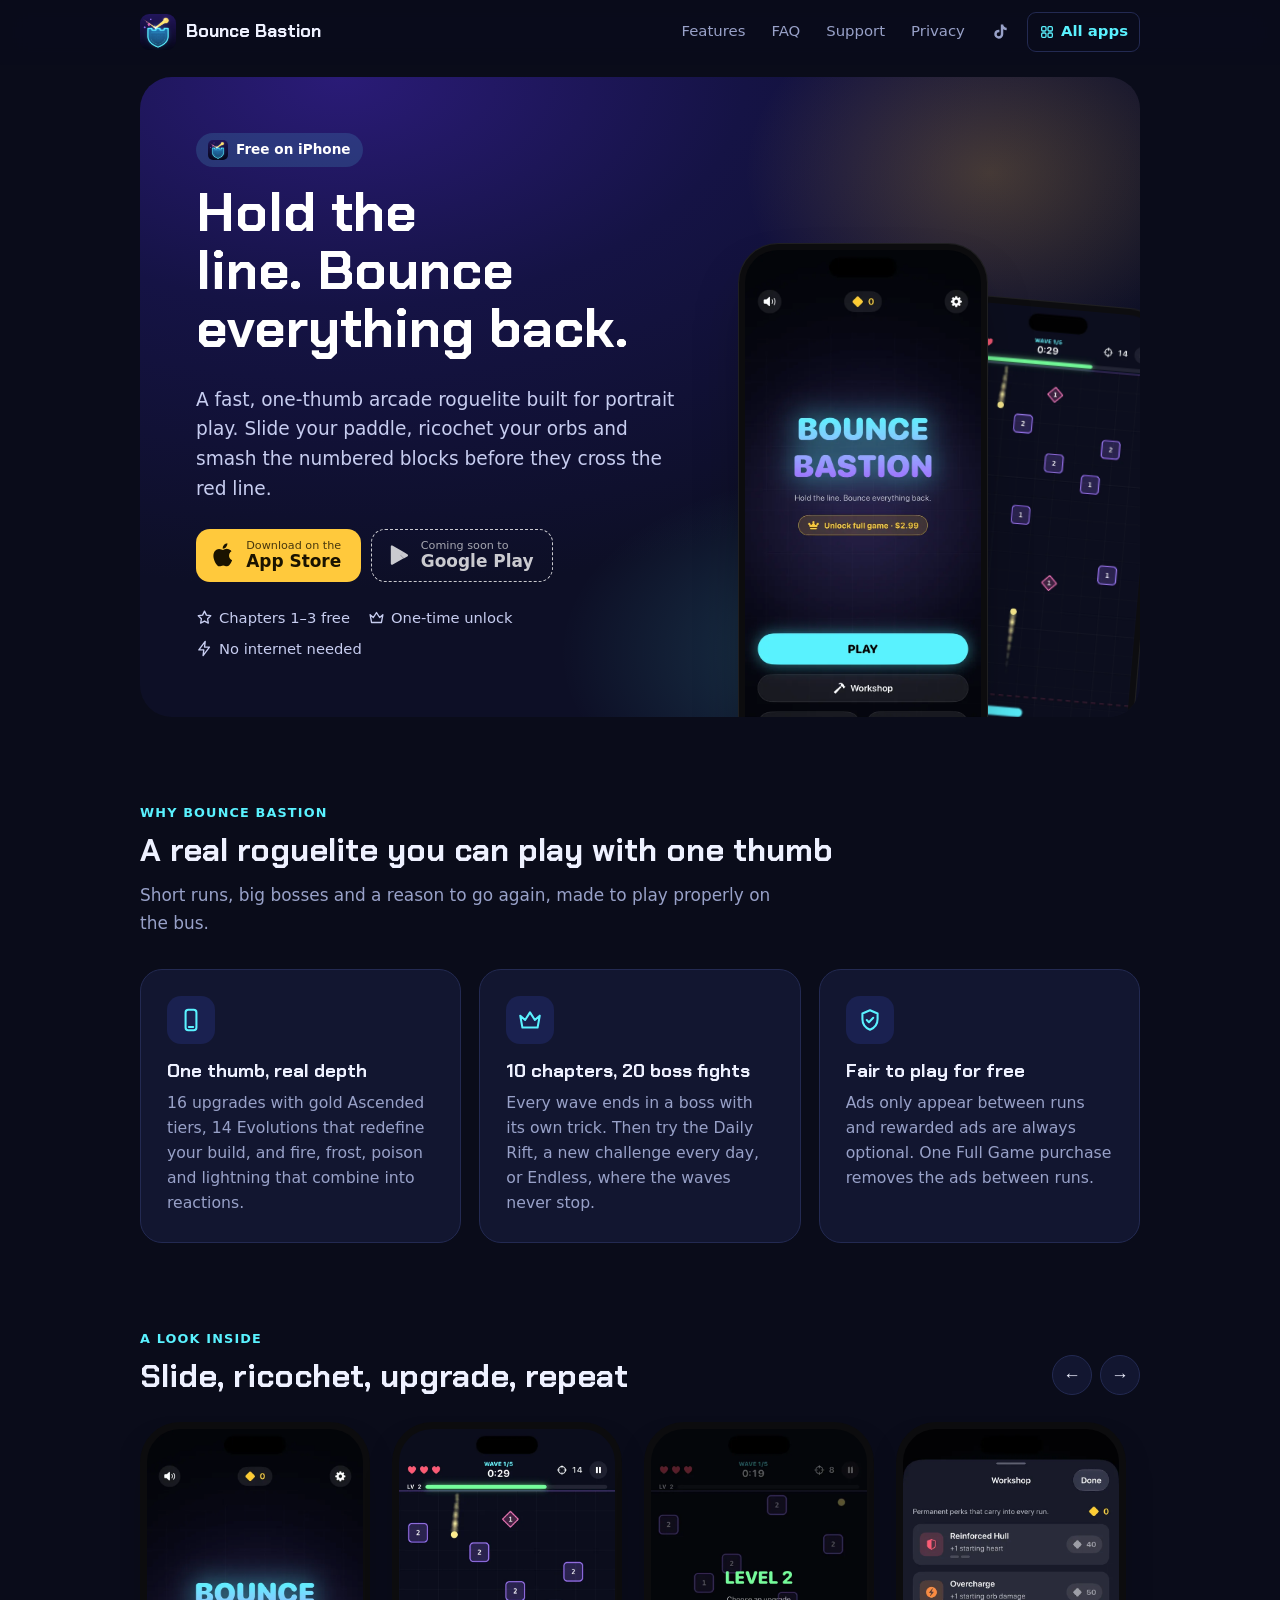
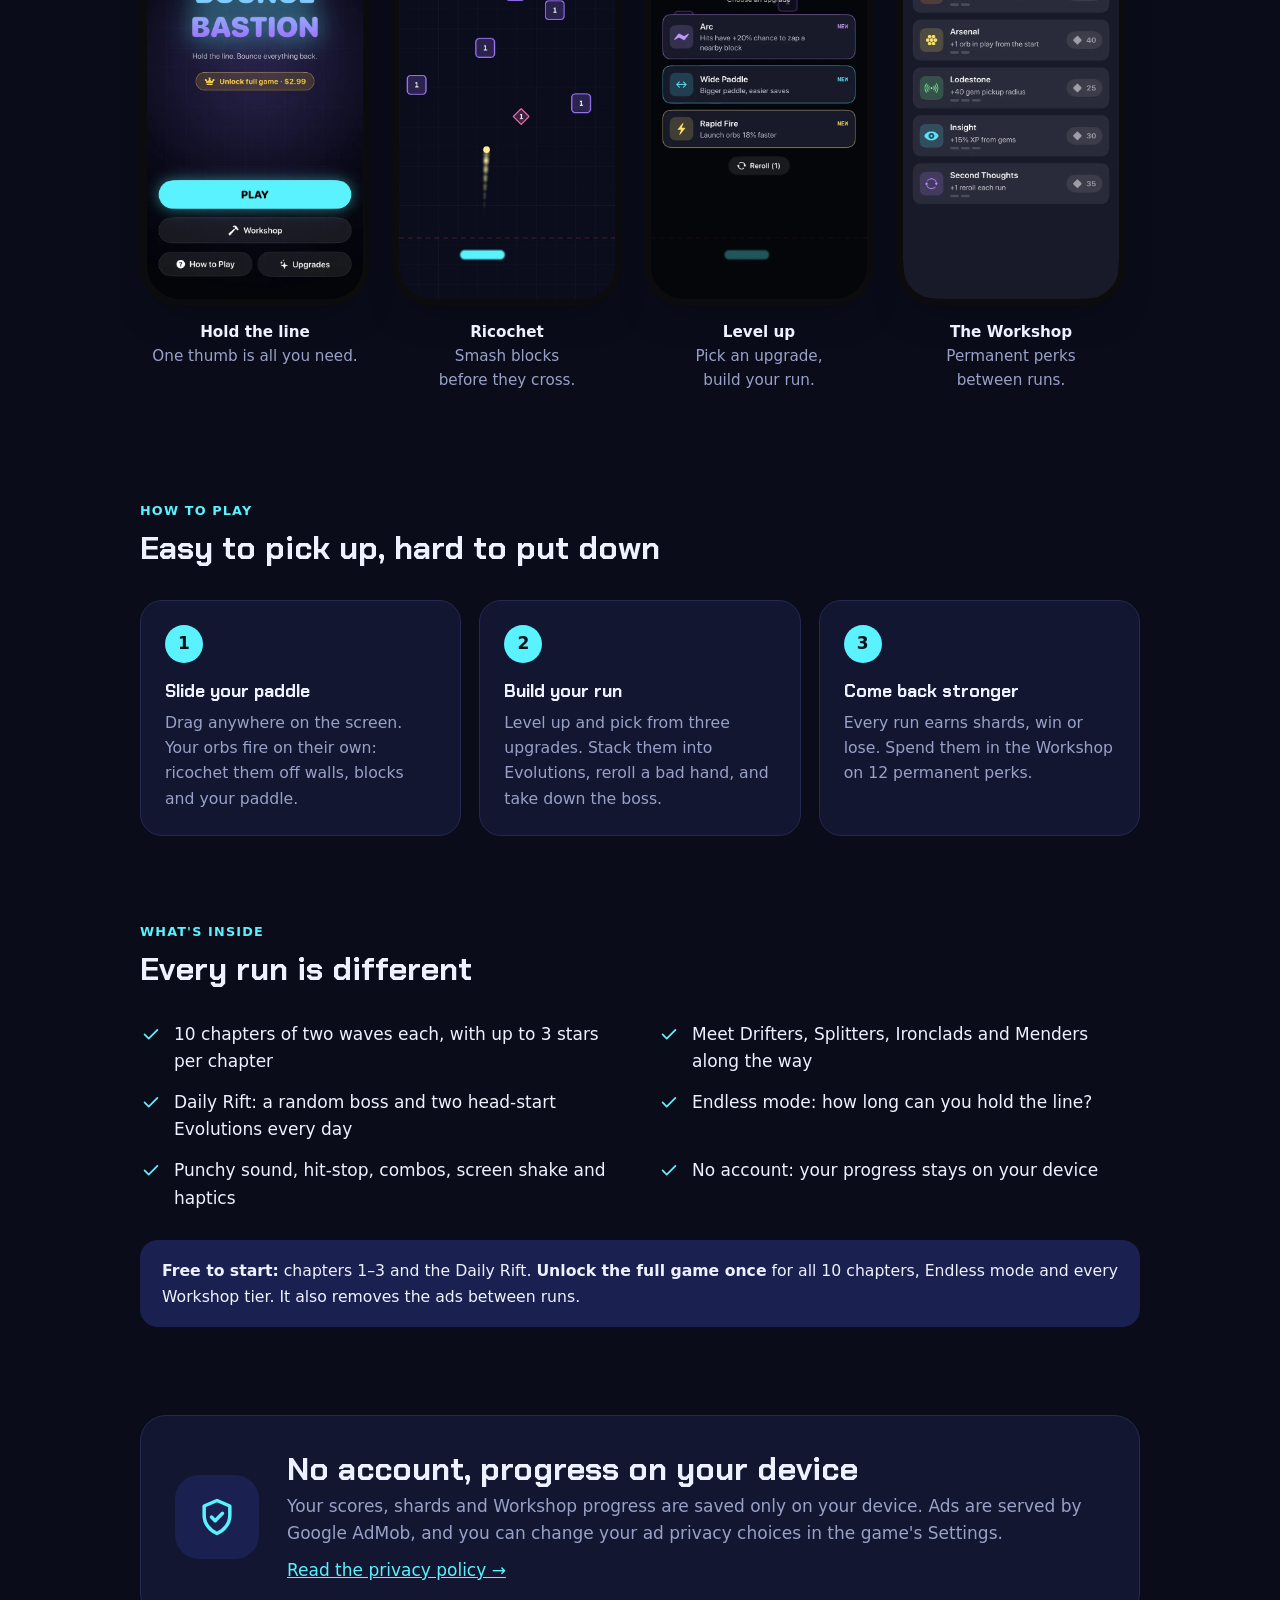
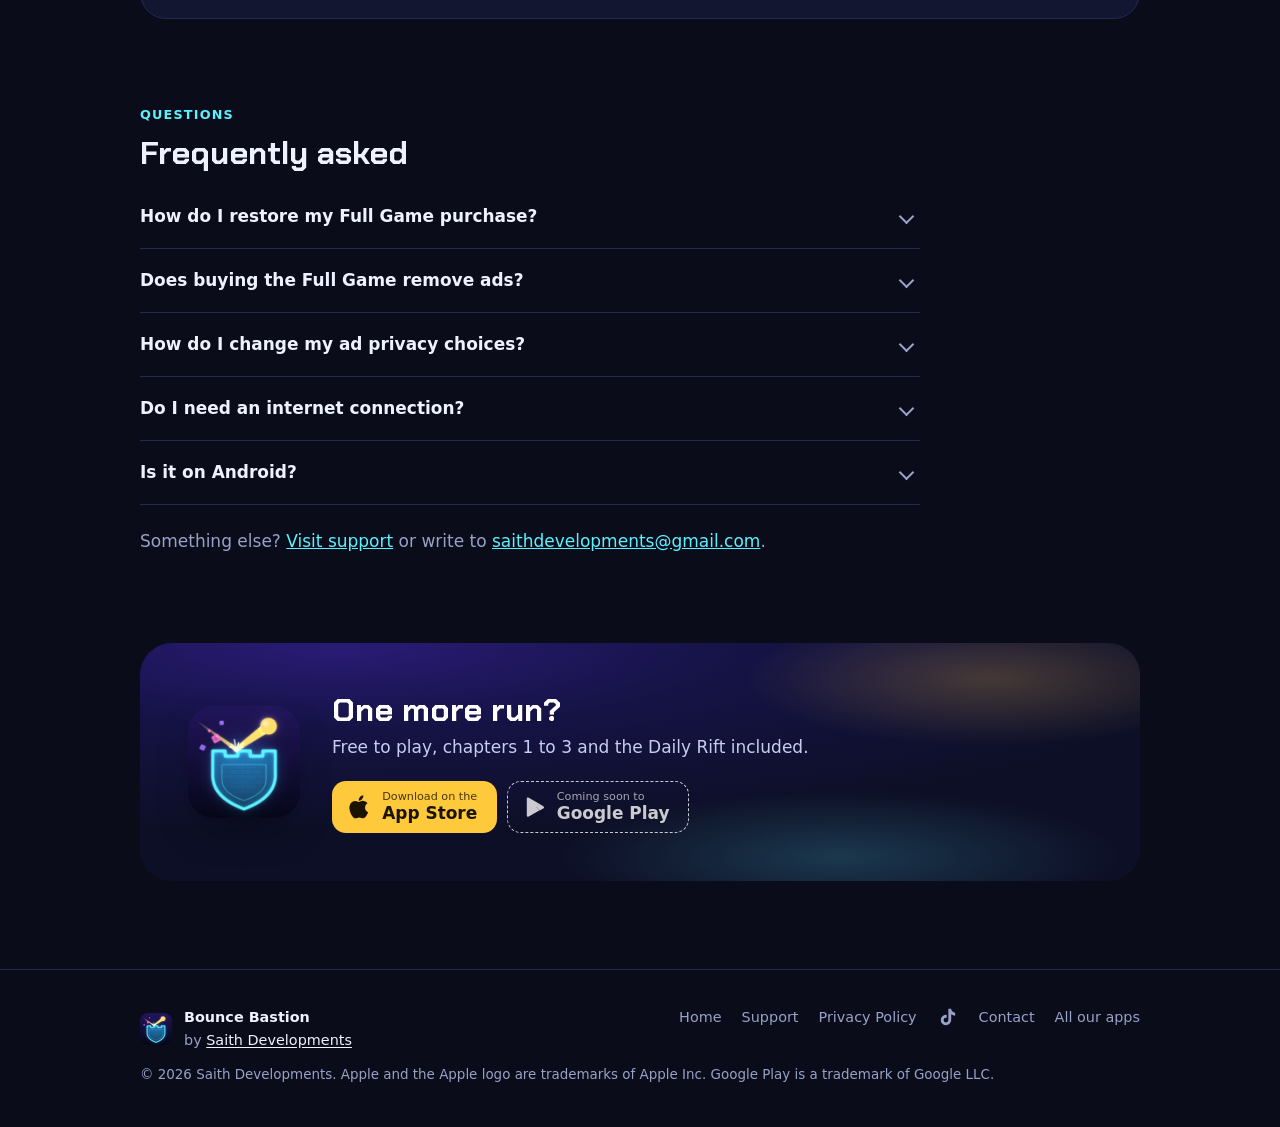
<file: index.html>
<!doctype html>
<html lang="en"><head><meta charset="utf-8"><meta name="viewport" content="width=device-width,initial-scale=1">
<title>Bounce Bastion: a one-thumb ricochet roguelite</title><meta name="description" content="Slide your paddle, ricochet your orbs and smash the blocks before they cross the line. 10 chapters, 20 boss fights, a Daily Rift and Endless. Free to start.">
<link rel="canonical" href="https://saith96.github.io/bounce-bastion/"><link rel="icon" href="assets/favicon.png"><link rel="apple-touch-icon" href="assets/apple-touch-icon.png">
<meta name="theme-color" content="#0a0c1a"><meta name="color-scheme" content="dark">
<meta property="og:title" content="Bounce Bastion: a one-thumb ricochet roguelite"><meta property="og:description" content="Slide your paddle, ricochet your orbs and smash the blocks before they cross the line. 10 chapters, 20 boss fights, a Daily Rift and Endless. Free to start."><meta property="og:image" content="https://saith96.github.io/bounce-bastion/assets/og.jpg"><meta property="og:url" content="https://saith96.github.io/bounce-bastion/"><meta property="og:type" content="website"><meta name="twitter:card" content="summary_large_image">
<meta name="apple-itunes-app" content="app-id=6831671997"><link href="assets/fonts/fonts.css" rel="stylesheet">
<style>:root{--font:-apple-system,BlinkMacSystemFont,"Segoe UI",Roboto,system-ui,sans-serif;--display:"Chakra Petch",-apple-system,BlinkMacSystemFont,"Segoe UI",Roboto,system-ui,sans-serif;--track:0;--on-brand:#06121a;--btn:#ffc93c;--btn-ink:#1a1300;--hero-chip:rgba(90,242,255,.14);--bg:#0a0c1a;--card:#121630;--ink:#eef1ff;--ink2:#d6dbf5;--muted:#98a1c8;--line:#232a52;--soft:#1a2150;--brand:#5af2ff;--link:#5af2ff;--hero:radial-gradient(90% 80% at 20% 0%,#2a1b77 0%,#151345 45%,#0d0f26 100%);--hero-ink:#ffffff;--hero-muted:#c7cdf0;--hero-glow:radial-gradient(35% 40% at 85% 15%,rgba(255,201,60,.22),transparent 70%),radial-gradient(40% 40% at 70% 90%,rgba(90,242,255,.18),transparent 70%)}
*{box-sizing:border-box}html{-webkit-text-size-adjust:100%;scroll-behavior:smooth;scroll-padding-top:84px}
body{margin:0;font:17px/1.6 var(--font);color:var(--ink);background:var(--bg);-webkit-font-smoothing:antialiased}
img{max-width:100%}
a{color:var(--link)}
:focus-visible{outline:3px solid var(--link);outline-offset:3px;border-radius:6px}
.skip{position:absolute;left:-9999px}.skip:focus{left:16px;top:12px;z-index:50;background:var(--card);padding:8px 14px;border-radius:10px}
.wrap{max-width:1040px;margin:0 auto;padding:0 20px}
h1,h2,h3{font-family:var(--display);text-wrap:balance;letter-spacing:var(--track)}
h1{font-size:clamp(2.1rem,5.2vw,3.4rem);line-height:1.06;margin:0 0 .5em}
h2{font-size:clamp(1.5rem,3vw,2rem);line-height:1.2;margin:0 0 .4em}
.kicker{display:block;font:600 .8rem/1.2 var(--font);letter-spacing:.09em;text-transform:uppercase;color:var(--link);margin-bottom:.7rem}
section.blk{margin:5.5rem 0}
.sub{color:var(--muted);max-width:38em;margin:0 0 2rem;font-size:1.06rem}

/* top bar */
header.top{position:sticky;top:0;z-index:20;background:color-mix(in srgb,var(--bg) 82%,transparent);-webkit-backdrop-filter:saturate(1.6) blur(14px);backdrop-filter:saturate(1.6) blur(14px);border-bottom:1px solid transparent;transition:border-color .2s}
header.top.scrolled{border-bottom-color:var(--line)}
header.top .wrap{display:flex;align-items:center;gap:12px;height:64px}
.brand{display:flex;align-items:center;gap:10px;font:700 1.12rem/1 var(--display);letter-spacing:var(--track);color:var(--ink);text-decoration:none;margin-right:auto}
.brand img{width:36px;height:36px;border-radius:9px}
header.top nav{display:flex;gap:4px;align-items:center}header.top nav .tsoc{display:inline-flex;gap:2px;margin-left:4px}header.top nav a.soc{display:inline-flex;padding:7px;color:var(--muted)}header.top nav a.soc:hover{color:var(--ink);background:var(--line)}header.top nav a.soc svg{width:19px;height:19px}
header.top nav a{color:var(--muted);text-decoration:none;font-size:.93rem;padding:7px 11px;border-radius:9px}
header.top nav a:hover,header.top nav a[aria-current]{color:var(--ink);background:var(--soft)}
header.top nav a.hub{display:inline-flex;align-items:center;gap:6px;color:var(--link);border:1px solid var(--line);margin-left:6px;font-weight:600}
header.top nav a.hub .ic{width:16px;height:16px}
footer.site a.maker{color:var(--ink);text-decoration:underline;text-underline-offset:2px}

/* hero */
.hero{position:relative;background:var(--hero);border-radius:32px;color:var(--hero-ink);display:grid;grid-template-columns:1.05fr .95fr;gap:24px;padding:56px 0 0 56px;overflow:hidden;margin-top:12px;isolation:isolate}
.hero:after{content:"";position:absolute;inset:0;background:var(--hero-glow,none);z-index:-1;pointer-events:none}
.hero .txt{padding-bottom:56px;align-self:center}
.hero .tag{display:inline-flex;align-items:center;gap:8px;font-size:.85rem;font-weight:600;background:var(--hero-chip);color:var(--hero-ink);padding:6px 12px;border-radius:999px;margin-bottom:1.1rem}
.hero .tag img{width:20px;height:20px;border-radius:5px}
.hero h1{color:var(--hero-ink)}
.hero p.lead{font-size:1.16rem;color:var(--hero-muted);max-width:30em;margin:0 0 1.6rem;font-weight:500}
.chips{display:flex;flex-wrap:wrap;gap:8px 18px;margin:1.5rem 0 0;padding:0;list-style:none;font-size:.92rem;color:var(--hero-muted);font-weight:500}
.chips li{display:flex;align-items:center;gap:6px}.chips .ic{width:17px;height:17px}
.phones{position:relative;height:500px;align-self:end}
.phone{position:absolute;background:#0c0c0e;padding:7px;border-radius:40px;box-shadow:0 30px 60px -20px rgba(0,0,0,.45),0 0 0 1px rgba(255,255,255,.08) inset}
.phone img{display:block;width:100%;height:auto;border-radius:33px}
.phones .p1{width:250px;left:8%;top:26px;z-index:2}
.phones .p2{width:220px;left:52%;top:84px;transform:rotate(5deg);opacity:.97}
@media(prefers-reduced-motion:no-preference){.phones .p1{animation:rise .9s cubic-bezier(.2,.8,.2,1) both}.phones .p2{animation:rise2 1.1s .1s cubic-bezier(.2,.8,.2,1) both}
@keyframes rise{from{transform:translateY(60px);opacity:0}}@keyframes rise2{from{transform:translateY(80px) rotate(5deg);opacity:0}}}

/* store buttons */
.ctas{display:flex;flex-wrap:wrap;gap:10px;align-items:center}
.store{display:inline-flex;align-items:center;gap:10px;background:var(--btn);color:var(--btn-ink);padding:.62rem 1.15rem .62rem .95rem;border-radius:14px;text-decoration:none;line-height:1.1;border:1px solid transparent;transition:transform .15s,box-shadow .15s}
.store svg{width:24px;height:24px;flex:none}
.store small{display:block;font-size:.7rem;opacity:.8;font-weight:500}.store b{font-size:1.06rem;font-weight:650}
a.store:hover{transform:translateY(-2px);box-shadow:0 10px 24px -10px rgba(0,0,0,.5)}
.store.soon{background:transparent;color:inherit;border:1.5px dashed currentColor;opacity:.78;cursor:default}
.hero .store.soon{color:var(--hero-ink)}

/* cards */
.grid{display:grid;grid-template-columns:repeat(3,1fr);gap:18px}
.card{background:var(--card);border:1px solid var(--line);border-radius:22px;padding:26px}
.card .badge{width:48px;height:48px;border-radius:14px;display:grid;place-items:center;background:var(--soft);color:var(--link);margin-bottom:16px}
.card .badge .ic{width:26px;height:26px}
.card h3{margin:0 0 .4rem;font-size:1.15rem;line-height:1.3}.card p{margin:0;color:var(--muted);font-size:.98rem}

/* gallery */
.gallery{display:flex;gap:22px;overflow-x:auto;scroll-snap-type:x mandatory;padding:6px 20px 22px;margin:0 -20px;scrollbar-width:thin;scrollbar-color:var(--line) transparent}
.gallery figure{flex:none;width:230px;margin:0;scroll-snap-align:start}
.gallery .phone{position:static;box-shadow:0 18px 40px -22px rgba(0,0,0,.5)}
.gallery figcaption{margin-top:14px;font-size:.95rem;color:var(--muted);text-align:center;text-wrap:balance}
.gallery figcaption b{display:block;color:var(--ink);font-weight:650}
.gnav{display:flex;gap:8px;justify-content:flex-end;margin-top:-3.3rem;margin-bottom:1.3rem}
.gnav button{width:40px;height:40px;border-radius:50%;border:1px solid var(--line);background:var(--card);color:var(--ink);cursor:pointer;font-size:1.1rem}
.gnav button:hover{background:var(--soft)}

/* steps */
ol.steps{list-style:none;padding:0;margin:0;counter-reset:s;display:grid;grid-template-columns:repeat(3,1fr);gap:18px}
ol.steps li{counter-increment:s;background:var(--card);border:1px solid var(--line);border-radius:22px;padding:24px;position:relative}
ol.steps li:before{content:counter(s);width:38px;height:38px;border-radius:50%;background:var(--brand);color:var(--on-brand);font-weight:700;display:grid;place-items:center;margin-bottom:14px}
ol.steps h3{font-size:1.1rem;margin:0 0 .35rem}ol.steps p{margin:0;color:var(--muted);font-size:.98rem}

/* features */
ul.feat{list-style:none;padding:0;margin:0;display:grid;grid-template-columns:1fr 1fr;gap:14px 36px}
ul.feat li{display:flex;gap:12px;align-items:flex-start}
ul.feat .ic{width:22px;height:22px;flex:none;color:var(--link);margin-top:2px}
.plus{margin-top:1.8rem;background:var(--soft);border-radius:18px;padding:18px 22px;font-size:.98rem}
.plus b{color:var(--ink)}

/* privacy band */
.band{background:var(--card);border:1px solid var(--line);border-radius:26px;padding:34px;display:flex;align-items:center;gap:28px}
.band .big{width:84px;height:84px;border-radius:24px;display:grid;place-items:center;background:var(--soft);color:var(--link);flex:none}
.band .big .ic{width:44px;height:44px}
.band h2{margin:0 0 .3rem}.band p{margin:0 0 .6rem;color:var(--muted)}

/* faq */
.faq{max-width:780px}
.faq details{border-bottom:1px solid var(--line)}
.faq summary{cursor:pointer;list-style:none;padding:18px 40px 18px 0;font-weight:600;font-size:1.06rem;position:relative}
.faq summary::-webkit-details-marker{display:none}
.faq summary:after{content:"";position:absolute;right:8px;top:26px;width:9px;height:9px;border-right:2px solid var(--muted);border-bottom:2px solid var(--muted);transform:rotate(45deg);transition:transform .2s}
.faq details[open] summary:after{transform:rotate(225deg);top:30px}
.faq details p{margin:-4px 0 18px;color:var(--muted)}

/* closing cta */
.final{background:var(--hero);color:var(--hero-ink);border-radius:32px;padding:48px;display:flex;align-items:center;gap:32px;position:relative;overflow:hidden;isolation:isolate}
.final:after{content:"";position:absolute;inset:0;background:var(--hero-glow,none);z-index:-1}
.final img.app{width:112px;height:112px;border-radius:26px;flex:none;box-shadow:0 18px 40px -16px rgba(0,0,0,.5)}
.final h2{color:var(--hero-ink);margin:0 0 .3rem}.final p{margin:0 0 1.2rem;color:var(--hero-muted);max-width:34em}

/* documents */
.doc{max-width:740px;margin:2.4rem auto 0}
.doc h1{font-size:clamp(1.9rem,4.5vw,2.6rem)}
.doc h2{font-size:1.35rem;margin:2.2rem 0 .6rem}.doc h3{font-size:1.1rem;margin:1.6rem 0 .4rem}
.doc p,.doc li{color:var(--ink2)}.doc li{margin-bottom:.35rem}
.doc section{margin:0}
.doc .card{margin:1.2rem 0}
.doc table{border-collapse:collapse;width:100%;margin:1rem 0;font-size:.95rem}.doc td,.doc th{border:1px solid var(--line);padding:8px 10px;text-align:left;vertical-align:top}
.contact{display:flex;gap:16px;align-items:center;background:var(--card);border:1px solid var(--line);border-radius:20px;padding:20px 22px;margin:1.4rem 0 2rem}
.contact .ic{width:30px;height:30px;color:var(--link);flex:none}.contact p{margin:0}

/* footer */
footer.site{margin:5rem 0 0;padding:2.2rem 0 2.6rem;border-top:1px solid var(--line);font-size:.9rem;color:var(--muted)}
footer.site .wrap{display:flex;flex-wrap:wrap;gap:12px 28px;align-items:flex-start}
footer.site .fb{margin-right:auto;display:flex;gap:12px;align-items:center}
footer.site .fb img{width:32px;height:32px;border-radius:8px}
footer.site .fb b{color:var(--ink);display:block}
footer.site nav{display:flex;flex-wrap:wrap;gap:6px 20px}
footer.site a{color:var(--muted);text-decoration:none}footer.site a:hover{color:var(--ink);text-decoration:underline}
footer.site .social{display:inline-flex;gap:14px;align-items:center}footer.site .social a{display:inline-flex}footer.site .social a:hover{color:var(--ink);text-decoration:none}
footer.site .legal{flex-basis:100%;margin:0;font-size:.84rem}

@media(max-width:900px){
 .hero{grid-template-columns:1fr;padding:40px 28px 0}
 .hero .txt{padding-bottom:0}
 .phones{height:400px;max-width:460px;width:100%;margin:0 auto}
 .phones .p1{width:210px;left:6%}.phones .p2{width:186px;left:50%}
 .grid,ol.steps{grid-template-columns:1fr}
 ul.feat{grid-template-columns:1fr}
}
@media(max-width:620px){
 .wrap{padding:0 16px}
 header.top nav a.opt{display:none}
 header.top nav a.hub{margin-left:2px;padding:7px 10px}
 .hero{border-radius:26px;padding:32px 22px 0;margin-top:6px}
 .phones{height:350px}.phones .p1{width:186px;left:2%}.phones .p2{width:164px;left:48%;top:70px}
 section.blk{margin:4rem 0}
 .band,.final{flex-direction:column;align-items:flex-start;padding:28px 24px}
 .gallery{padding:6px 16px 22px;margin:0 -16px}.gallery figure{width:200px}
 .gnav{display:none}
 .final img.app{width:84px;height:84px;border-radius:20px}
}
@media(max-width:400px){header.top nav a.opt2{display:none}}
@media(prefers-reduced-motion:reduce){html{scroll-behavior:auto}*{transition:none!important}}
</style><script type="application/ld+json">{"@context": "https://schema.org", "@type": "VideoGame", "name": "Bounce Bastion", "operatingSystem": "iOS, Android", "applicationCategory": "GameApplication", "description": "Slide your paddle, ricochet your orbs and smash the blocks before they cross the line. 10 chapters, 20 boss fights, a Daily Rift and Endless. Free to start.", "url": "https://saith96.github.io/bounce-bastion/", "image": "https://saith96.github.io/bounce-bastion/assets/icon.png", "author": {"@type": "Organization", "name": "Saith Developments", "url": "https://saith96.github.io/apps/"}, "offers": {"@type": "Offer", "price": "0", "priceCurrency": "USD"}, "gamePlatform": ["iOS", "Android"], "installUrl": "https://apps.apple.com/app/id6831671997", "sameAs": ["https://www.tiktok.com/@bouncebastion"]}</script><script type="application/ld+json">{"@context": "https://schema.org", "@type": "FAQPage", "mainEntity": [{"@type": "Question", "name": "How do I restore my Full Game purchase?", "acceptedAnswer": {"@type": "Answer", "text": "Open Settings in the game and tap “Restore purchase”, or use the button on the unlock screen."}}, {"@type": "Question", "name": "Does buying the Full Game remove ads?", "acceptedAnswer": {"@type": "Answer", "text": "Yes, it removes all interstitial ads. Rewarded ads stay available but are always optional."}}, {"@type": "Question", "name": "How do I change my ad privacy choices?", "acceptedAnswer": {"@type": "Answer", "text": "In the game, open Settings → Ad privacy choices. On iPhone, tracking permission can also be changed in iOS Settings → Privacy & Security → Tracking. On Android, manage your advertising ID in Settings → Privacy → Ads."}}, {"@type": "Question", "name": "Do I need an internet connection?", "acceptedAnswer": {"@type": "Answer", "text": "No, you can play offline."}}, {"@type": "Question", "name": "Is it on Android?", "acceptedAnswer": {"@type": "Answer", "text": "Bounce Bastion for Android is coming to Google Play."}}]}</script>
</head><body><a class="skip" href="#main">Skip to content</a>
<header class="top"><div class="wrap"><a class="brand" href="index.html"><img src="assets/icon.png" alt="" width="36" height="36">Bounce Bastion</a><nav aria-label="Site"><a href="index.html#features" class="opt">Features</a><a href="index.html#faq" class="opt">FAQ</a><a href="support.html" class="">Support</a><a href="privacy.html" class="opt2">Privacy</a><span class="tsoc"><a href="https://www.tiktok.com/@bouncebastion" class="soc" rel="me noopener" target="_blank" aria-label="Bounce Bastion on TikTok" title="Bounce Bastion on TikTok"><svg viewBox="0 0 24 24" width="22" height="22" fill="currentColor" aria-hidden="true"><path d="M16.6 5.8A4.3 4.3 0 0 1 15.5 3h-3.1v12.4a2.6 2.6 0 1 1-2.6-2.6c.3 0 .5 0 .8.1V9.7a5.7 5.7 0 1 0 4.9 5.7V9.1a7.4 7.4 0 0 0 4.3 1.4V7.4a4.3 4.3 0 0 1-3.2-1.6Z"/></svg></a></span><a href="https://saith96.github.io/apps/" class="hub" title="All apps by Saith Developments"><svg class="ic" viewBox="0 0 24 24" fill="none" stroke="currentColor" stroke-width="1.9" stroke-linecap="round" stroke-linejoin="round" aria-hidden="true"><rect x="4" y="4" width="6.5" height="6.5" rx="1.6"/><rect x="13.5" y="4" width="6.5" height="6.5" rx="1.6"/><rect x="4" y="13.5" width="6.5" height="6.5" rx="1.6"/><rect x="13.5" y="13.5" width="6.5" height="6.5" rx="1.6"/></svg><span>All apps</span></a></nav></div></header>
<main id="main"><div class="wrap">
<section class="hero">
<div class="txt"><span class="tag"><img src="assets/icon.png" alt="" width="20" height="20">Free on iPhone</span>
<h1>Hold the line. Bounce everything back.</h1><p class="lead">A fast, one-thumb arcade roguelite built for portrait play. Slide your paddle, ricochet your orbs and smash the numbered blocks before they cross the red line.</p>
<div class="ctas"><a class="store" href="https://apps.apple.com/app/id6831671997?ct=site-hero&mt=8"><svg viewBox="0 0 24 24" aria-hidden="true"><path fill="currentColor" d="M17.05 12.54c-.03-2.9 2.37-4.3 2.48-4.37-1.35-1.98-3.46-2.25-4.2-2.28-1.79-.18-3.5 1.05-4.4 1.05-.92 0-2.31-1.03-3.8-1-1.95.03-3.76 1.14-4.76 2.88-2.04 3.53-.52 8.74 1.45 11.6.97 1.4 2.12 2.97 3.62 2.91 1.46-.06 2.01-.94 3.77-.94 1.75 0 2.25.94 3.79.91 1.57-.03 2.56-1.42 3.52-2.83 1.11-1.62 1.57-3.2 1.59-3.28-.03-.01-3.04-1.17-3.06-4.65zM14.16 4.02c.8-.97 1.34-2.31 1.19-3.65-1.15.05-2.55.77-3.38 1.73-.74.85-1.39 2.23-1.21 3.54 1.28.1 2.6-.65 3.4-1.62z"/></svg><span><small>Download on the</small><b>App Store</b></span></a><span class="store soon"><svg viewBox="0 0 24 24" aria-hidden="true"><path fill="currentColor" d="M4.2 2.6c-.3.3-.4.7-.4 1.2v16.4c0 .5.1.9.4 1.2l.1.1 9.2-9.2v-.2L4.3 2.5zM16.6 15.4l-3.1-3.1v-.2l3.1-3.1.1.1 3.6 2.1c1 .6 1 1.6 0 2.2l-3.6 2zM16.7 15.3 13.5 12.1l-9.3 9.3c.3.4.9.4 1.6.1l10.9-6.2M16.7 8.9 5.8 2.7c-.7-.4-1.3-.3-1.6.1l9.3 9.3z"/></svg><span><small>Coming soon to</small><b>Google Play</b></span></span></div>
<ul class="chips"><li><svg class="ic" viewBox="0 0 24 24" fill="none" stroke="currentColor" stroke-width="1.9" stroke-linecap="round" stroke-linejoin="round" aria-hidden="true"><path d="m12 3 2.7 5.6 6.1.9-4.4 4.3 1 6.1L12 17l-5.4 2.9 1-6.1L3.2 9.5l6.1-.9z"/></svg>Chapters 1–3 free</li><li><svg class="ic" viewBox="0 0 24 24" fill="none" stroke="currentColor" stroke-width="1.9" stroke-linecap="round" stroke-linejoin="round" aria-hidden="true"><path d="m3 8 4.5 4L12 5l4.5 7L21 8l-2 11H5z"/></svg>One-time unlock</li><li><svg class="ic" viewBox="0 0 24 24" fill="none" stroke="currentColor" stroke-width="1.9" stroke-linecap="round" stroke-linejoin="round" aria-hidden="true"><path d="M13 2 4 14h7l-1 8 9-12h-7z"/></svg>No internet needed</li></ul></div>
<div class="phones" aria-hidden="false"><div class="phone p1"><img src="assets/menu.webp" alt="Bounce Bastion title screen" width="640" height="1391" decoding="async"></div><div class="phone p2"><img src="assets/play.webp" alt="Gameplay with orbs and numbered blocks" width="640" height="1391" decoding="async"></div></div>
</section>

<section class="blk" id="why"><span class="kicker">Why Bounce Bastion</span><h2>A real roguelite you can play with one thumb</h2><p class="sub">Short runs, big bosses and a reason to go again, made to play properly on the bus.</p><div class="grid"><div class="card"><div class="badge"><svg class="ic" viewBox="0 0 24 24" fill="none" stroke="currentColor" stroke-width="1.9" stroke-linecap="round" stroke-linejoin="round" aria-hidden="true"><rect x="7" y="2.5" width="10" height="19" rx="2.5"/><path d="M10 18.5h4"/></svg></div><h3>One thumb, real depth</h3><p>16 upgrades with gold Ascended tiers, 14 Evolutions that redefine your build, and fire, frost, poison and lightning that combine into reactions.</p></div><div class="card"><div class="badge"><svg class="ic" viewBox="0 0 24 24" fill="none" stroke="currentColor" stroke-width="1.9" stroke-linecap="round" stroke-linejoin="round" aria-hidden="true"><path d="m3 8 4.5 4L12 5l4.5 7L21 8l-2 11H5z"/></svg></div><h3>10 chapters, 20 boss fights</h3><p>Every wave ends in a boss with its own trick. Then try the Daily Rift, a new challenge every day, or Endless, where the waves never stop.</p></div><div class="card"><div class="badge"><svg class="ic" viewBox="0 0 24 24" fill="none" stroke="currentColor" stroke-width="1.9" stroke-linecap="round" stroke-linejoin="round" aria-hidden="true"><path d="M12 3 5 6v5c0 4.5 3 8.3 7 10 4-1.7 7-5.5 7-10V6z"/><path d="m9 12 2 2 4-4"/></svg></div><h3>Fair to play for free</h3><p>Ads only appear between runs and rewarded ads are always optional. One Full Game purchase removes the ads between runs.</p></div></div></section>

<section class="blk" id="screens"><span class="kicker">A look inside</span><h2>Slide, ricochet, upgrade, repeat</h2>
<div class="gnav"><button type="button" data-d="0" aria-label="Previous screens">&larr;</button><button type="button" data-d="1" aria-label="Next screens">&rarr;</button></div>
<div class="gallery" tabindex="0" aria-label="Screens"><figure><div class="phone "><img src="assets/menu.webp" alt="Bounce Bastion title screen" width="640" height="1391" loading="lazy" decoding="async"></div><figcaption><b>Hold the line</b>One thumb is all you need.</figcaption></figure><figure><div class="phone "><img src="assets/play.webp" alt="Gameplay with orbs and numbered blocks" width="640" height="1391" loading="lazy" decoding="async"></div><figcaption><b>Ricochet</b>Smash blocks before they cross.</figcaption></figure><figure><div class="phone "><img src="assets/upgrades.webp" alt="Choosing an upgrade at level 2" width="640" height="1391" loading="lazy" decoding="async"></div><figcaption><b>Level up</b>Pick an upgrade, build your run.</figcaption></figure><figure><div class="phone "><img src="assets/workshop.webp" alt="Workshop with permanent perks" width="640" height="1391" loading="lazy" decoding="async"></div><figcaption><b>The Workshop</b>Permanent perks between runs.</figcaption></figure></div></section>

<section class="blk" id="how"><span class="kicker">How to play</span><h2>Easy to pick up, hard to put down</h2><p class="sub"></p><ol class="steps"><li><h3>Slide your paddle</h3><p>Drag anywhere on the screen. Your orbs fire on their own: ricochet them off walls, blocks and your paddle.</p></li><li><h3>Build your run</h3><p>Level up and pick from three upgrades. Stack them into Evolutions, reroll a bad hand, and take down the boss.</p></li><li><h3>Come back stronger</h3><p>Every run earns shards, win or lose. Spend them in the Workshop on 12 permanent perks.</p></li></ol></section>

<section class="blk" id="features"><span class="kicker">What's inside</span><h2>Every run is different</h2><p class="sub"></p><ul class="feat"><li><svg class="ic" viewBox="0 0 24 24" fill="none" stroke="currentColor" stroke-width="1.9" stroke-linecap="round" stroke-linejoin="round" aria-hidden="true"><path d="m5 12.5 4.5 4.5L19 7.5"/></svg><span>10 chapters of two waves each, with up to 3 stars per chapter</span></li><li><svg class="ic" viewBox="0 0 24 24" fill="none" stroke="currentColor" stroke-width="1.9" stroke-linecap="round" stroke-linejoin="round" aria-hidden="true"><path d="m5 12.5 4.5 4.5L19 7.5"/></svg><span>Meet Drifters, Splitters, Ironclads and Menders along the way</span></li><li><svg class="ic" viewBox="0 0 24 24" fill="none" stroke="currentColor" stroke-width="1.9" stroke-linecap="round" stroke-linejoin="round" aria-hidden="true"><path d="m5 12.5 4.5 4.5L19 7.5"/></svg><span>Daily Rift: a random boss and two head-start Evolutions every day</span></li><li><svg class="ic" viewBox="0 0 24 24" fill="none" stroke="currentColor" stroke-width="1.9" stroke-linecap="round" stroke-linejoin="round" aria-hidden="true"><path d="m5 12.5 4.5 4.5L19 7.5"/></svg><span>Endless mode: how long can you hold the line?</span></li><li><svg class="ic" viewBox="0 0 24 24" fill="none" stroke="currentColor" stroke-width="1.9" stroke-linecap="round" stroke-linejoin="round" aria-hidden="true"><path d="m5 12.5 4.5 4.5L19 7.5"/></svg><span>Punchy sound, hit-stop, combos, screen shake and haptics</span></li><li><svg class="ic" viewBox="0 0 24 24" fill="none" stroke="currentColor" stroke-width="1.9" stroke-linecap="round" stroke-linejoin="round" aria-hidden="true"><path d="m5 12.5 4.5 4.5L19 7.5"/></svg><span>No account: your progress stays on your device</span></li></ul><p class="plus"><b>Free to start:</b> chapters 1–3 and the Daily Rift. <b>Unlock the full game once</b> for all 10 chapters, Endless mode and every Workshop tier. It also removes the ads between runs.</p></section>

<section class="blk"><div class="band"><div class="big"><svg class="ic" viewBox="0 0 24 24" fill="none" stroke="currentColor" stroke-width="1.9" stroke-linecap="round" stroke-linejoin="round" aria-hidden="true"><path d="M12 3 5 6v5c0 4.5 3 8.3 7 10 4-1.7 7-5.5 7-10V6z"/><path d="m9 12 2 2 4-4"/></svg></div><div><h2>No account, progress on your device</h2><p>Your scores, shards and Workshop progress are saved only on your device. Ads are served by Google AdMob, and you can change your ad privacy choices in the game's Settings.</p><a href="privacy.html">Read the privacy policy &rarr;</a></div></div></section>

<section class="blk faq" id="faq"><span class="kicker">Questions</span><h2>Frequently asked</h2><details><summary>How do I restore my Full Game purchase?</summary><p>Open Settings in the game and tap &ldquo;Restore purchase&rdquo;, or use the button on the unlock screen.</p></details><details><summary>Does buying the Full Game remove ads?</summary><p>Yes, it removes all interstitial ads. Rewarded ads stay available but are always optional.</p></details><details><summary>How do I change my ad privacy choices?</summary><p>In the game, open Settings &rarr; Ad privacy choices. On iPhone, tracking permission can also be changed in iOS Settings &rarr; Privacy &amp; Security &rarr; Tracking. On Android, manage your advertising ID in Settings &rarr; Privacy &rarr; Ads.</p></details><details><summary>Do I need an internet connection?</summary><p>No, you can play offline.</p></details><details><summary>Is it on Android?</summary><p>Bounce Bastion for Android is coming to Google Play.</p></details>
<p style="margin-top:1.4rem;color:var(--muted)">Something else? <a href="support.html">Visit support</a> or write to <a href="mailto:saithdevelopments@gmail.com?subject=Bounce Bastion">saithdevelopments@gmail.com</a>.</p></section>

<section class="blk"><div class="final"><img class="app" src="assets/icon.png" alt="Bounce Bastion app icon" width="112" height="112" loading="lazy"><div><h2>One more run?</h2><p>Free to play, chapters 1 to 3 and the Daily Rift included.</p><div class="ctas"><a class="store" href="https://apps.apple.com/app/id6831671997?ct=site-foot&mt=8"><svg viewBox="0 0 24 24" aria-hidden="true"><path fill="currentColor" d="M17.05 12.54c-.03-2.9 2.37-4.3 2.48-4.37-1.35-1.98-3.46-2.25-4.2-2.28-1.79-.18-3.5 1.05-4.4 1.05-.92 0-2.31-1.03-3.8-1-1.95.03-3.76 1.14-4.76 2.88-2.04 3.53-.52 8.74 1.45 11.6.97 1.4 2.12 2.97 3.62 2.91 1.46-.06 2.01-.94 3.77-.94 1.75 0 2.25.94 3.79.91 1.57-.03 2.56-1.42 3.52-2.83 1.11-1.62 1.57-3.2 1.59-3.28-.03-.01-3.04-1.17-3.06-4.65zM14.16 4.02c.8-.97 1.34-2.31 1.19-3.65-1.15.05-2.55.77-3.38 1.73-.74.85-1.39 2.23-1.21 3.54 1.28.1 2.6-.65 3.4-1.62z"/></svg><span><small>Download on the</small><b>App Store</b></span></a><span class="store soon"><svg viewBox="0 0 24 24" aria-hidden="true"><path fill="currentColor" d="M4.2 2.6c-.3.3-.4.7-.4 1.2v16.4c0 .5.1.9.4 1.2l.1.1 9.2-9.2v-.2L4.3 2.5zM16.6 15.4l-3.1-3.1v-.2l3.1-3.1.1.1 3.6 2.1c1 .6 1 1.6 0 2.2l-3.6 2zM16.7 15.3 13.5 12.1l-9.3 9.3c.3.4.9.4 1.6.1l10.9-6.2M16.7 8.9 5.8 2.7c-.7-.4-1.3-.3-1.6.1l9.3 9.3z"/></svg><span><small>Coming soon to</small><b>Google Play</b></span></span></div></div></div></section>
</div></main>
<footer class="site"><div class="wrap">
<div class="fb"><img src="assets/icon.png" alt="" width="32" height="32" loading="lazy"><span><b>Bounce Bastion</b>by <a href="https://saith96.github.io/apps/" class="maker">Saith Developments</a></span></div>
<nav aria-label="Footer"><a href="index.html">Home</a><a href="support.html">Support</a><a href="privacy.html">Privacy Policy</a><span class="social"><a href="https://www.tiktok.com/@bouncebastion" rel="me noopener" target="_blank" aria-label="Bounce Bastion on TikTok" title="Bounce Bastion on TikTok"><svg viewBox="0 0 24 24" width="22" height="22" fill="currentColor" aria-hidden="true"><path d="M16.6 5.8A4.3 4.3 0 0 1 15.5 3h-3.1v12.4a2.6 2.6 0 1 1-2.6-2.6c.3 0 .5 0 .8.1V9.7a5.7 5.7 0 1 0 4.9 5.7V9.1a7.4 7.4 0 0 0 4.3 1.4V7.4a4.3 4.3 0 0 1-3.2-1.6Z"/></svg></a></span><a href="mailto:saithdevelopments@gmail.com">Contact</a><a href="https://saith96.github.io/apps/">All our apps</a></nav>
<p class="legal">&copy; 2026 Saith Developments. Apple and the Apple logo are trademarks of Apple Inc. Google Play is a trademark of Google LLC.</p>
</div></footer><script>
(function(){var h=document.querySelector('header.top');function f(){h.classList.toggle('scrolled',scrollY>8)}addEventListener('scroll',f,{passive:true});f();
var g=document.querySelector('.gallery');document.querySelectorAll('.gnav button').forEach(function(b){b.addEventListener('click',function(){g.scrollBy({left:(b.dataset.d=='1'?1:-1)*(g.clientWidth*.8),behavior:'smooth'})})})})();
</script>
</body></html>
</file>
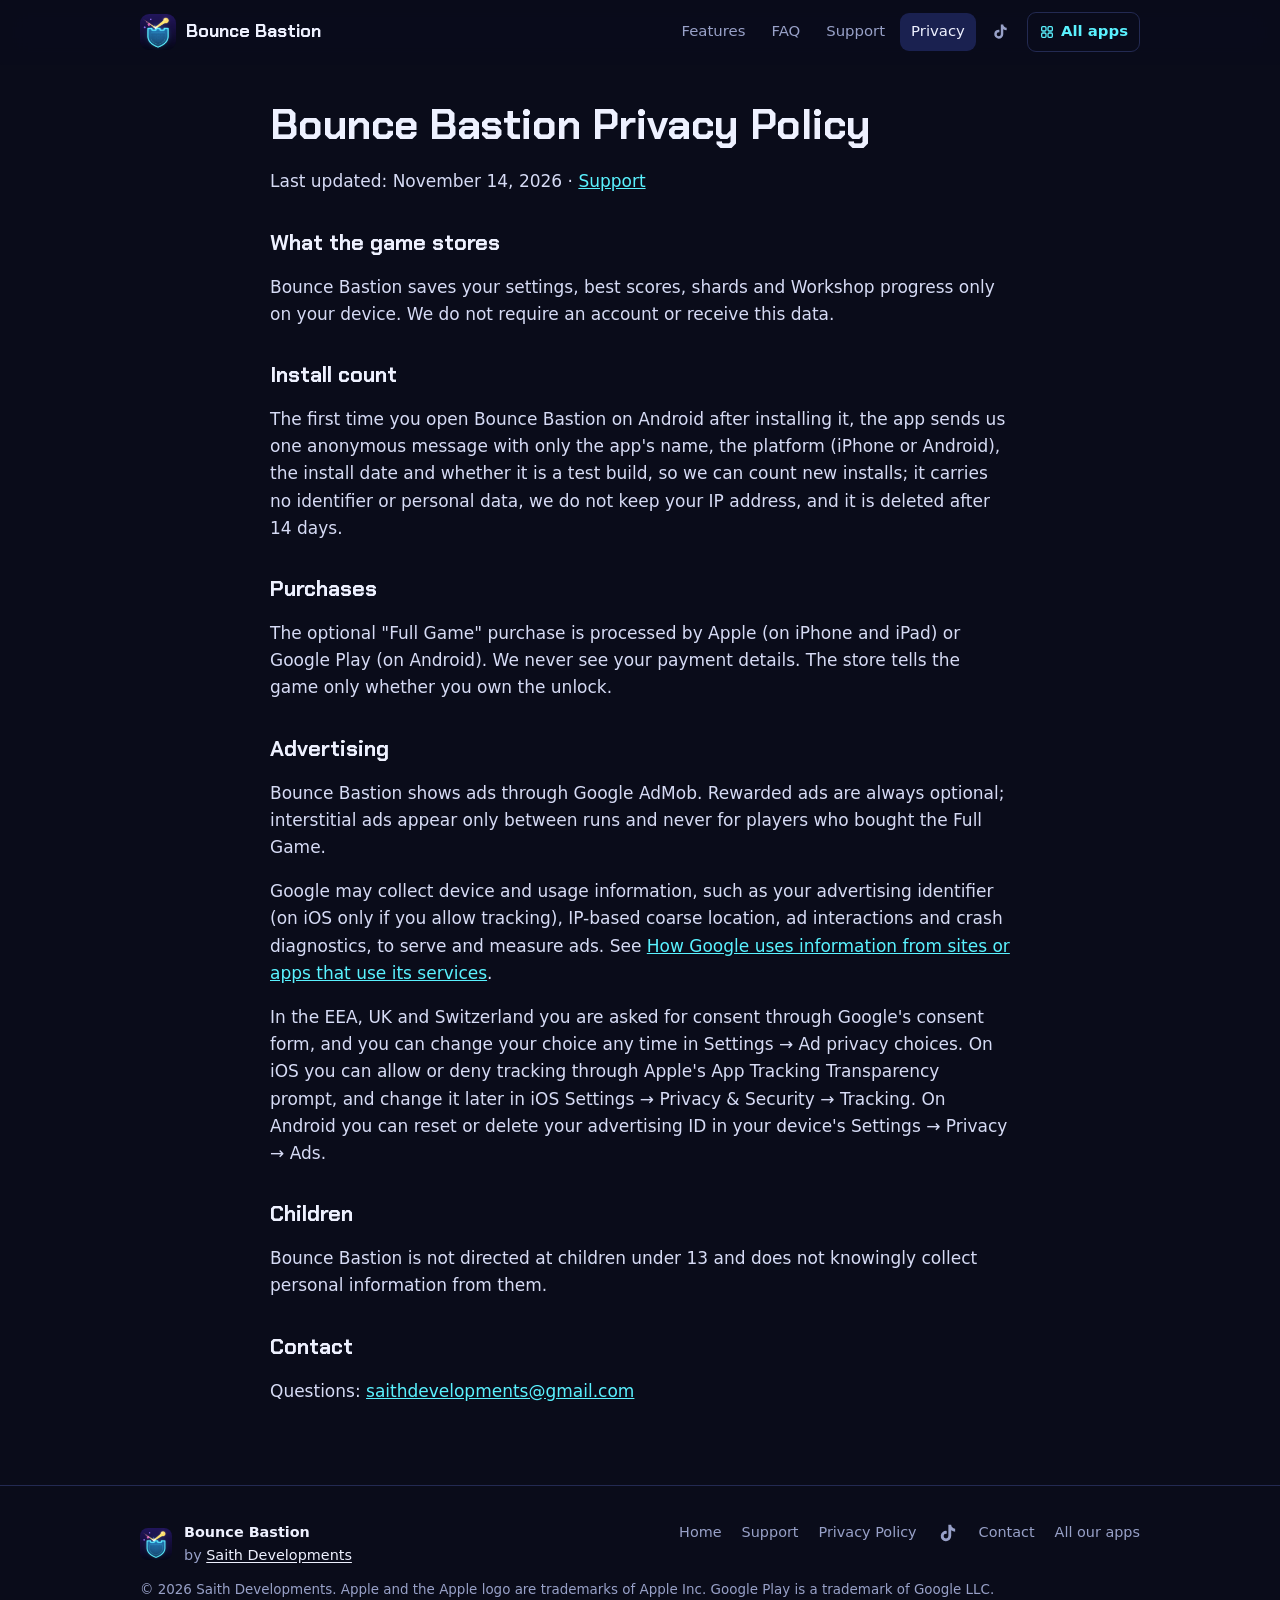
<file: privacy.html>
<!doctype html>
<html lang="en"><head><meta charset="utf-8"><meta name="viewport" content="width=device-width,initial-scale=1">
<title>Bounce Bastion Privacy Policy</title><meta name="description" content="Bounce Bastion Privacy Policy for Bounce Bastion by Saith Developments.">
<link rel="canonical" href="https://saith96.github.io/bounce-bastion/privacy.html"><link rel="icon" href="assets/favicon.png"><link rel="apple-touch-icon" href="assets/apple-touch-icon.png">
<meta name="theme-color" content="#0a0c1a"><meta name="color-scheme" content="dark">
<meta property="og:title" content="Bounce Bastion Privacy Policy"><meta property="og:description" content="Bounce Bastion Privacy Policy for Bounce Bastion by Saith Developments."><meta property="og:image" content="https://saith96.github.io/bounce-bastion/assets/og.jpg"><meta property="og:url" content="https://saith96.github.io/bounce-bastion/privacy.html"><meta property="og:type" content="website"><meta name="twitter:card" content="summary_large_image">
<meta name="apple-itunes-app" content="app-id=6831671997"><link href="assets/fonts/fonts.css" rel="stylesheet">
<style>:root{--font:-apple-system,BlinkMacSystemFont,"Segoe UI",Roboto,system-ui,sans-serif;--display:"Chakra Petch",-apple-system,BlinkMacSystemFont,"Segoe UI",Roboto,system-ui,sans-serif;--track:0;--on-brand:#06121a;--btn:#ffc93c;--btn-ink:#1a1300;--hero-chip:rgba(90,242,255,.14);--bg:#0a0c1a;--card:#121630;--ink:#eef1ff;--ink2:#d6dbf5;--muted:#98a1c8;--line:#232a52;--soft:#1a2150;--brand:#5af2ff;--link:#5af2ff;--hero:radial-gradient(90% 80% at 20% 0%,#2a1b77 0%,#151345 45%,#0d0f26 100%);--hero-ink:#ffffff;--hero-muted:#c7cdf0;--hero-glow:radial-gradient(35% 40% at 85% 15%,rgba(255,201,60,.22),transparent 70%),radial-gradient(40% 40% at 70% 90%,rgba(90,242,255,.18),transparent 70%)}
*{box-sizing:border-box}html{-webkit-text-size-adjust:100%;scroll-behavior:smooth;scroll-padding-top:84px}
body{margin:0;font:17px/1.6 var(--font);color:var(--ink);background:var(--bg);-webkit-font-smoothing:antialiased}
img{max-width:100%}
a{color:var(--link)}
:focus-visible{outline:3px solid var(--link);outline-offset:3px;border-radius:6px}
.skip{position:absolute;left:-9999px}.skip:focus{left:16px;top:12px;z-index:50;background:var(--card);padding:8px 14px;border-radius:10px}
.wrap{max-width:1040px;margin:0 auto;padding:0 20px}
h1,h2,h3{font-family:var(--display);text-wrap:balance;letter-spacing:var(--track)}
h1{font-size:clamp(2.1rem,5.2vw,3.4rem);line-height:1.06;margin:0 0 .5em}
h2{font-size:clamp(1.5rem,3vw,2rem);line-height:1.2;margin:0 0 .4em}
.kicker{display:block;font:600 .8rem/1.2 var(--font);letter-spacing:.09em;text-transform:uppercase;color:var(--link);margin-bottom:.7rem}
section.blk{margin:5.5rem 0}
.sub{color:var(--muted);max-width:38em;margin:0 0 2rem;font-size:1.06rem}

/* top bar */
header.top{position:sticky;top:0;z-index:20;background:color-mix(in srgb,var(--bg) 82%,transparent);-webkit-backdrop-filter:saturate(1.6) blur(14px);backdrop-filter:saturate(1.6) blur(14px);border-bottom:1px solid transparent;transition:border-color .2s}
header.top.scrolled{border-bottom-color:var(--line)}
header.top .wrap{display:flex;align-items:center;gap:12px;height:64px}
.brand{display:flex;align-items:center;gap:10px;font:700 1.12rem/1 var(--display);letter-spacing:var(--track);color:var(--ink);text-decoration:none;margin-right:auto}
.brand img{width:36px;height:36px;border-radius:9px}
header.top nav{display:flex;gap:4px;align-items:center}header.top nav .tsoc{display:inline-flex;gap:2px;margin-left:4px}header.top nav a.soc{display:inline-flex;padding:7px;color:var(--muted)}header.top nav a.soc:hover{color:var(--ink);background:var(--line)}header.top nav a.soc svg{width:19px;height:19px}
header.top nav a{color:var(--muted);text-decoration:none;font-size:.93rem;padding:7px 11px;border-radius:9px}
header.top nav a:hover,header.top nav a[aria-current]{color:var(--ink);background:var(--soft)}
header.top nav a.hub{display:inline-flex;align-items:center;gap:6px;color:var(--link);border:1px solid var(--line);margin-left:6px;font-weight:600}
header.top nav a.hub .ic{width:16px;height:16px}
footer.site a.maker{color:var(--ink);text-decoration:underline;text-underline-offset:2px}

/* hero */
.hero{position:relative;background:var(--hero);border-radius:32px;color:var(--hero-ink);display:grid;grid-template-columns:1.05fr .95fr;gap:24px;padding:56px 0 0 56px;overflow:hidden;margin-top:12px;isolation:isolate}
.hero:after{content:"";position:absolute;inset:0;background:var(--hero-glow,none);z-index:-1;pointer-events:none}
.hero .txt{padding-bottom:56px;align-self:center}
.hero .tag{display:inline-flex;align-items:center;gap:8px;font-size:.85rem;font-weight:600;background:var(--hero-chip);color:var(--hero-ink);padding:6px 12px;border-radius:999px;margin-bottom:1.1rem}
.hero .tag img{width:20px;height:20px;border-radius:5px}
.hero h1{color:var(--hero-ink)}
.hero p.lead{font-size:1.16rem;color:var(--hero-muted);max-width:30em;margin:0 0 1.6rem;font-weight:500}
.chips{display:flex;flex-wrap:wrap;gap:8px 18px;margin:1.5rem 0 0;padding:0;list-style:none;font-size:.92rem;color:var(--hero-muted);font-weight:500}
.chips li{display:flex;align-items:center;gap:6px}.chips .ic{width:17px;height:17px}
.phones{position:relative;height:500px;align-self:end}
.phone{position:absolute;background:#0c0c0e;padding:7px;border-radius:40px;box-shadow:0 30px 60px -20px rgba(0,0,0,.45),0 0 0 1px rgba(255,255,255,.08) inset}
.phone img{display:block;width:100%;height:auto;border-radius:33px}
.phones .p1{width:250px;left:8%;top:26px;z-index:2}
.phones .p2{width:220px;left:52%;top:84px;transform:rotate(5deg);opacity:.97}
@media(prefers-reduced-motion:no-preference){.phones .p1{animation:rise .9s cubic-bezier(.2,.8,.2,1) both}.phones .p2{animation:rise2 1.1s .1s cubic-bezier(.2,.8,.2,1) both}
@keyframes rise{from{transform:translateY(60px);opacity:0}}@keyframes rise2{from{transform:translateY(80px) rotate(5deg);opacity:0}}}

/* store buttons */
.ctas{display:flex;flex-wrap:wrap;gap:10px;align-items:center}
.store{display:inline-flex;align-items:center;gap:10px;background:var(--btn);color:var(--btn-ink);padding:.62rem 1.15rem .62rem .95rem;border-radius:14px;text-decoration:none;line-height:1.1;border:1px solid transparent;transition:transform .15s,box-shadow .15s}
.store svg{width:24px;height:24px;flex:none}
.store small{display:block;font-size:.7rem;opacity:.8;font-weight:500}.store b{font-size:1.06rem;font-weight:650}
a.store:hover{transform:translateY(-2px);box-shadow:0 10px 24px -10px rgba(0,0,0,.5)}
.store.soon{background:transparent;color:inherit;border:1.5px dashed currentColor;opacity:.78;cursor:default}
.hero .store.soon{color:var(--hero-ink)}

/* cards */
.grid{display:grid;grid-template-columns:repeat(3,1fr);gap:18px}
.card{background:var(--card);border:1px solid var(--line);border-radius:22px;padding:26px}
.card .badge{width:48px;height:48px;border-radius:14px;display:grid;place-items:center;background:var(--soft);color:var(--link);margin-bottom:16px}
.card .badge .ic{width:26px;height:26px}
.card h3{margin:0 0 .4rem;font-size:1.15rem;line-height:1.3}.card p{margin:0;color:var(--muted);font-size:.98rem}

/* gallery */
.gallery{display:flex;gap:22px;overflow-x:auto;scroll-snap-type:x mandatory;padding:6px 20px 22px;margin:0 -20px;scrollbar-width:thin;scrollbar-color:var(--line) transparent}
.gallery figure{flex:none;width:230px;margin:0;scroll-snap-align:start}
.gallery .phone{position:static;box-shadow:0 18px 40px -22px rgba(0,0,0,.5)}
.gallery figcaption{margin-top:14px;font-size:.95rem;color:var(--muted);text-align:center;text-wrap:balance}
.gallery figcaption b{display:block;color:var(--ink);font-weight:650}
.gnav{display:flex;gap:8px;justify-content:flex-end;margin-top:-3.3rem;margin-bottom:1.3rem}
.gnav button{width:40px;height:40px;border-radius:50%;border:1px solid var(--line);background:var(--card);color:var(--ink);cursor:pointer;font-size:1.1rem}
.gnav button:hover{background:var(--soft)}

/* steps */
ol.steps{list-style:none;padding:0;margin:0;counter-reset:s;display:grid;grid-template-columns:repeat(3,1fr);gap:18px}
ol.steps li{counter-increment:s;background:var(--card);border:1px solid var(--line);border-radius:22px;padding:24px;position:relative}
ol.steps li:before{content:counter(s);width:38px;height:38px;border-radius:50%;background:var(--brand);color:var(--on-brand);font-weight:700;display:grid;place-items:center;margin-bottom:14px}
ol.steps h3{font-size:1.1rem;margin:0 0 .35rem}ol.steps p{margin:0;color:var(--muted);font-size:.98rem}

/* features */
ul.feat{list-style:none;padding:0;margin:0;display:grid;grid-template-columns:1fr 1fr;gap:14px 36px}
ul.feat li{display:flex;gap:12px;align-items:flex-start}
ul.feat .ic{width:22px;height:22px;flex:none;color:var(--link);margin-top:2px}
.plus{margin-top:1.8rem;background:var(--soft);border-radius:18px;padding:18px 22px;font-size:.98rem}
.plus b{color:var(--ink)}

/* privacy band */
.band{background:var(--card);border:1px solid var(--line);border-radius:26px;padding:34px;display:flex;align-items:center;gap:28px}
.band .big{width:84px;height:84px;border-radius:24px;display:grid;place-items:center;background:var(--soft);color:var(--link);flex:none}
.band .big .ic{width:44px;height:44px}
.band h2{margin:0 0 .3rem}.band p{margin:0 0 .6rem;color:var(--muted)}

/* faq */
.faq{max-width:780px}
.faq details{border-bottom:1px solid var(--line)}
.faq summary{cursor:pointer;list-style:none;padding:18px 40px 18px 0;font-weight:600;font-size:1.06rem;position:relative}
.faq summary::-webkit-details-marker{display:none}
.faq summary:after{content:"";position:absolute;right:8px;top:26px;width:9px;height:9px;border-right:2px solid var(--muted);border-bottom:2px solid var(--muted);transform:rotate(45deg);transition:transform .2s}
.faq details[open] summary:after{transform:rotate(225deg);top:30px}
.faq details p{margin:-4px 0 18px;color:var(--muted)}

/* closing cta */
.final{background:var(--hero);color:var(--hero-ink);border-radius:32px;padding:48px;display:flex;align-items:center;gap:32px;position:relative;overflow:hidden;isolation:isolate}
.final:after{content:"";position:absolute;inset:0;background:var(--hero-glow,none);z-index:-1}
.final img.app{width:112px;height:112px;border-radius:26px;flex:none;box-shadow:0 18px 40px -16px rgba(0,0,0,.5)}
.final h2{color:var(--hero-ink);margin:0 0 .3rem}.final p{margin:0 0 1.2rem;color:var(--hero-muted);max-width:34em}

/* documents */
.doc{max-width:740px;margin:2.4rem auto 0}
.doc h1{font-size:clamp(1.9rem,4.5vw,2.6rem)}
.doc h2{font-size:1.35rem;margin:2.2rem 0 .6rem}.doc h3{font-size:1.1rem;margin:1.6rem 0 .4rem}
.doc p,.doc li{color:var(--ink2)}.doc li{margin-bottom:.35rem}
.doc section{margin:0}
.doc .card{margin:1.2rem 0}
.doc table{border-collapse:collapse;width:100%;margin:1rem 0;font-size:.95rem}.doc td,.doc th{border:1px solid var(--line);padding:8px 10px;text-align:left;vertical-align:top}
.contact{display:flex;gap:16px;align-items:center;background:var(--card);border:1px solid var(--line);border-radius:20px;padding:20px 22px;margin:1.4rem 0 2rem}
.contact .ic{width:30px;height:30px;color:var(--link);flex:none}.contact p{margin:0}

/* footer */
footer.site{margin:5rem 0 0;padding:2.2rem 0 2.6rem;border-top:1px solid var(--line);font-size:.9rem;color:var(--muted)}
footer.site .wrap{display:flex;flex-wrap:wrap;gap:12px 28px;align-items:flex-start}
footer.site .fb{margin-right:auto;display:flex;gap:12px;align-items:center}
footer.site .fb img{width:32px;height:32px;border-radius:8px}
footer.site .fb b{color:var(--ink);display:block}
footer.site nav{display:flex;flex-wrap:wrap;gap:6px 20px}
footer.site a{color:var(--muted);text-decoration:none}footer.site a:hover{color:var(--ink);text-decoration:underline}
footer.site .social{display:inline-flex;gap:14px;align-items:center}footer.site .social a{display:inline-flex}footer.site .social a:hover{color:var(--ink);text-decoration:none}
footer.site .legal{flex-basis:100%;margin:0;font-size:.84rem}

@media(max-width:900px){
 .hero{grid-template-columns:1fr;padding:40px 28px 0}
 .hero .txt{padding-bottom:0}
 .phones{height:400px;max-width:460px;width:100%;margin:0 auto}
 .phones .p1{width:210px;left:6%}.phones .p2{width:186px;left:50%}
 .grid,ol.steps{grid-template-columns:1fr}
 ul.feat{grid-template-columns:1fr}
}
@media(max-width:620px){
 .wrap{padding:0 16px}
 header.top nav a.opt{display:none}
 header.top nav a.hub{margin-left:2px;padding:7px 10px}
 .hero{border-radius:26px;padding:32px 22px 0;margin-top:6px}
 .phones{height:350px}.phones .p1{width:186px;left:2%}.phones .p2{width:164px;left:48%;top:70px}
 section.blk{margin:4rem 0}
 .band,.final{flex-direction:column;align-items:flex-start;padding:28px 24px}
 .gallery{padding:6px 16px 22px;margin:0 -16px}.gallery figure{width:200px}
 .gnav{display:none}
 .final img.app{width:84px;height:84px;border-radius:20px}
}
@media(max-width:400px){header.top nav a.opt2{display:none}}
@media(prefers-reduced-motion:reduce){html{scroll-behavior:auto}*{transition:none!important}}
</style>
</head><body><a class="skip" href="#main">Skip to content</a>
<header class="top"><div class="wrap"><a class="brand" href="index.html"><img src="assets/icon.png" alt="" width="36" height="36">Bounce Bastion</a><nav aria-label="Site"><a href="index.html#features" class="opt">Features</a><a href="index.html#faq" class="opt">FAQ</a><a href="support.html" class="">Support</a><a href="privacy.html" class="opt2" aria-current=page>Privacy</a><span class="tsoc"><a href="https://www.tiktok.com/@bouncebastion" class="soc" rel="me noopener" target="_blank" aria-label="Bounce Bastion on TikTok" title="Bounce Bastion on TikTok"><svg viewBox="0 0 24 24" width="22" height="22" fill="currentColor" aria-hidden="true"><path d="M16.6 5.8A4.3 4.3 0 0 1 15.5 3h-3.1v12.4a2.6 2.6 0 1 1-2.6-2.6c.3 0 .5 0 .8.1V9.7a5.7 5.7 0 1 0 4.9 5.7V9.1a7.4 7.4 0 0 0 4.3 1.4V7.4a4.3 4.3 0 0 1-3.2-1.6Z"/></svg></a></span><a href="https://saith96.github.io/apps/" class="hub" title="All apps by Saith Developments"><svg class="ic" viewBox="0 0 24 24" fill="none" stroke="currentColor" stroke-width="1.9" stroke-linecap="round" stroke-linejoin="round" aria-hidden="true"><rect x="4" y="4" width="6.5" height="6.5" rx="1.6"/><rect x="13.5" y="4" width="6.5" height="6.5" rx="1.6"/><rect x="4" y="13.5" width="6.5" height="6.5" rx="1.6"/><rect x="13.5" y="13.5" width="6.5" height="6.5" rx="1.6"/></svg><span>All apps</span></a></nav></div></header>
<main id="main"><div class="wrap"><article class="doc">
<h1>Bounce Bastion Privacy Policy</h1>
<p>Last updated: November 14, 2026 · <a href="support.html">Support</a></p>
<h2>What the game stores</h2>
<p>Bounce Bastion saves your settings, best scores, shards and Workshop progress only on your device. We do not require an account or receive this data.</p>
<h2>Install count</h2>
<p>The first time you open Bounce Bastion on Android after installing it, the app sends us one anonymous message with only the app's name, the platform (iPhone or Android), the install date and whether it is a test build, so we can count new installs; it carries no identifier or personal data, we do not keep your IP address, and it is deleted after 14 days.</p>
<h2>Purchases</h2>
<p>The optional "Full Game" purchase is processed by Apple (on iPhone and iPad) or Google Play (on Android). We never see your payment details. The store tells the game only whether you own the unlock.</p>
<h2>Advertising</h2>
<p>Bounce Bastion shows ads through Google AdMob. Rewarded ads are always optional; interstitial ads appear only between runs and never for players who bought the Full Game.</p>
<p>Google may collect device and usage information, such as your advertising identifier (on iOS only if you allow tracking), IP-based coarse location, ad interactions and crash diagnostics, to serve and measure ads. See <a href="https://policies.google.com/technologies/partner-sites">How Google uses information from sites or apps that use its services</a>.</p>
<p>In the EEA, UK and Switzerland you are asked for consent through Google's consent form, and you can change your choice any time in Settings → Ad privacy choices. On iOS you can allow or deny tracking through Apple's App Tracking Transparency prompt, and change it later in iOS Settings → Privacy &amp; Security → Tracking. On Android you can reset or delete your advertising ID in your device's Settings → Privacy → Ads.</p>
<h2>Children</h2>
<p>Bounce Bastion is not directed at children under 13 and does not knowingly collect personal information from them.</p>
<h2>Contact</h2>
<p>Questions: <a href="mailto:saithdevelopments@gmail.com">saithdevelopments@gmail.com</a></p>

</article></div></main>
<footer class="site"><div class="wrap">
<div class="fb"><img src="assets/icon.png" alt="" width="32" height="32" loading="lazy"><span><b>Bounce Bastion</b>by <a href="https://saith96.github.io/apps/" class="maker">Saith Developments</a></span></div>
<nav aria-label="Footer"><a href="index.html">Home</a><a href="support.html">Support</a><a href="privacy.html">Privacy Policy</a><span class="social"><a href="https://www.tiktok.com/@bouncebastion" rel="me noopener" target="_blank" aria-label="Bounce Bastion on TikTok" title="Bounce Bastion on TikTok"><svg viewBox="0 0 24 24" width="22" height="22" fill="currentColor" aria-hidden="true"><path d="M16.6 5.8A4.3 4.3 0 0 1 15.5 3h-3.1v12.4a2.6 2.6 0 1 1-2.6-2.6c.3 0 .5 0 .8.1V9.7a5.7 5.7 0 1 0 4.9 5.7V9.1a7.4 7.4 0 0 0 4.3 1.4V7.4a4.3 4.3 0 0 1-3.2-1.6Z"/></svg></a></span><a href="mailto:saithdevelopments@gmail.com">Contact</a><a href="https://saith96.github.io/apps/">All our apps</a></nav>
<p class="legal">&copy; 2026 Saith Developments. Apple and the Apple logo are trademarks of Apple Inc. Google Play is a trademark of Google LLC.</p>
</div></footer><script>
(function(){var h=document.querySelector('header.top');function f(){h.classList.toggle('scrolled',scrollY>8)}addEventListener('scroll',f,{passive:true});f();
var g=document.querySelector('.gallery');document.querySelectorAll('.gnav button').forEach(function(b){b.addEventListener('click',function(){g.scrollBy({left:(b.dataset.d=='1'?1:-1)*(g.clientWidth*.8),behavior:'smooth'})})})})();
</script>
</body></html>
</file>
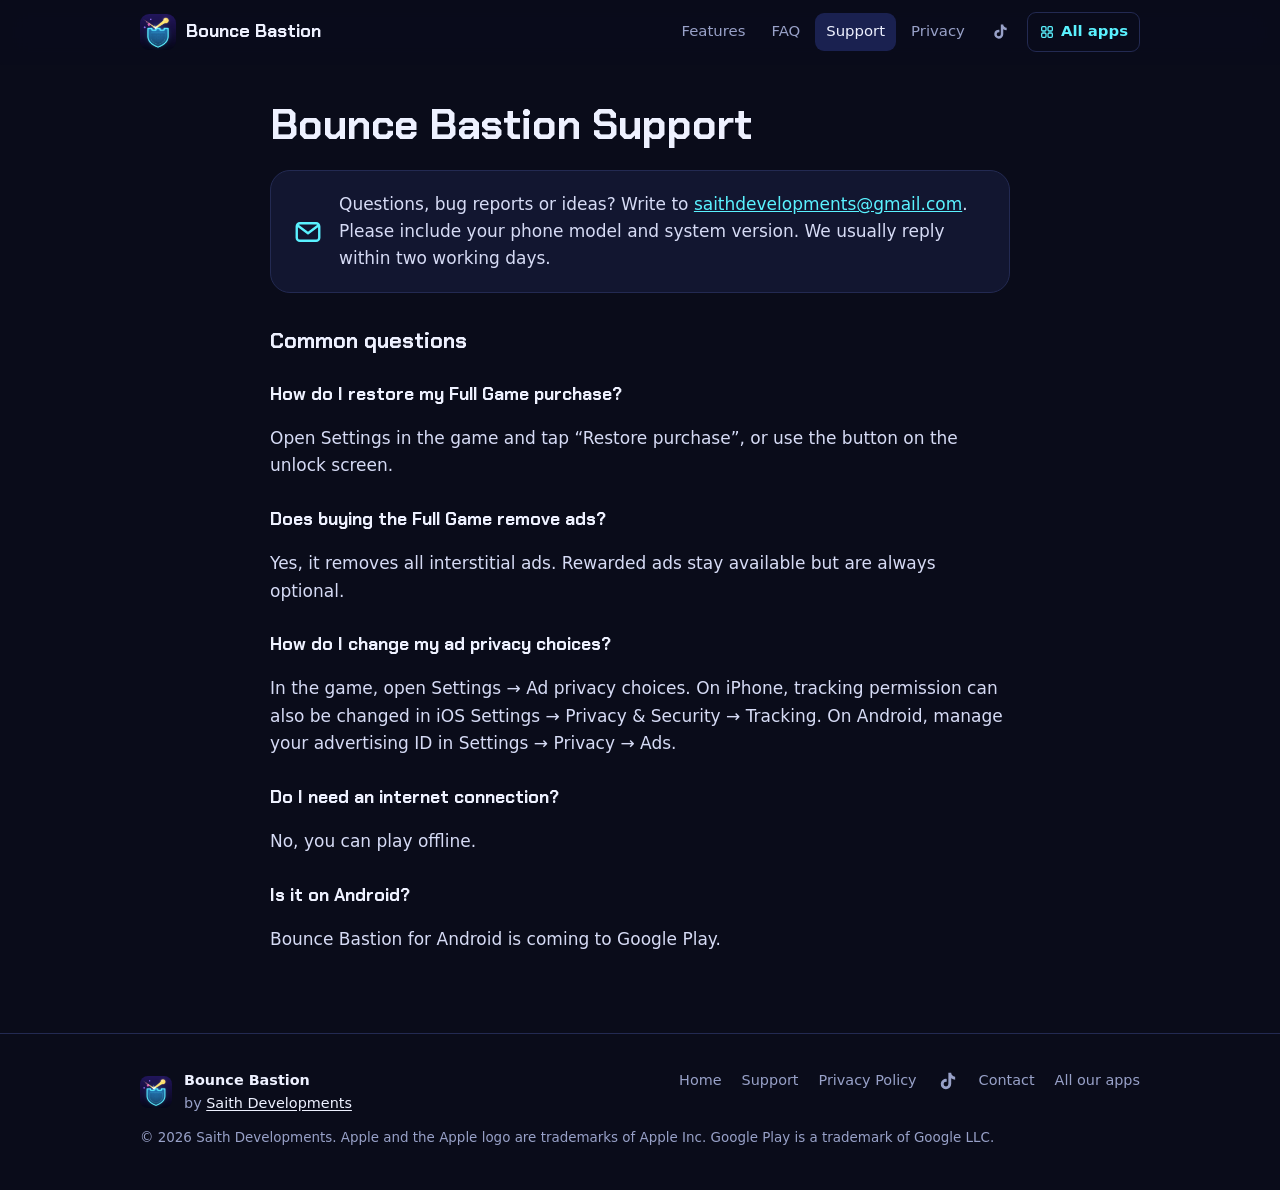
<file: support.html>
<!doctype html>
<html lang="en"><head><meta charset="utf-8"><meta name="viewport" content="width=device-width,initial-scale=1">
<title>Bounce Bastion Support</title><meta name="description" content="Bounce Bastion Support for Bounce Bastion by Saith Developments.">
<link rel="canonical" href="https://saith96.github.io/bounce-bastion/support.html"><link rel="icon" href="assets/favicon.png"><link rel="apple-touch-icon" href="assets/apple-touch-icon.png">
<meta name="theme-color" content="#0a0c1a"><meta name="color-scheme" content="dark">
<meta property="og:title" content="Bounce Bastion Support"><meta property="og:description" content="Bounce Bastion Support for Bounce Bastion by Saith Developments."><meta property="og:image" content="https://saith96.github.io/bounce-bastion/assets/og.jpg"><meta property="og:url" content="https://saith96.github.io/bounce-bastion/support.html"><meta property="og:type" content="website"><meta name="twitter:card" content="summary_large_image">
<meta name="apple-itunes-app" content="app-id=6831671997"><link href="assets/fonts/fonts.css" rel="stylesheet">
<style>:root{--font:-apple-system,BlinkMacSystemFont,"Segoe UI",Roboto,system-ui,sans-serif;--display:"Chakra Petch",-apple-system,BlinkMacSystemFont,"Segoe UI",Roboto,system-ui,sans-serif;--track:0;--on-brand:#06121a;--btn:#ffc93c;--btn-ink:#1a1300;--hero-chip:rgba(90,242,255,.14);--bg:#0a0c1a;--card:#121630;--ink:#eef1ff;--ink2:#d6dbf5;--muted:#98a1c8;--line:#232a52;--soft:#1a2150;--brand:#5af2ff;--link:#5af2ff;--hero:radial-gradient(90% 80% at 20% 0%,#2a1b77 0%,#151345 45%,#0d0f26 100%);--hero-ink:#ffffff;--hero-muted:#c7cdf0;--hero-glow:radial-gradient(35% 40% at 85% 15%,rgba(255,201,60,.22),transparent 70%),radial-gradient(40% 40% at 70% 90%,rgba(90,242,255,.18),transparent 70%)}
*{box-sizing:border-box}html{-webkit-text-size-adjust:100%;scroll-behavior:smooth;scroll-padding-top:84px}
body{margin:0;font:17px/1.6 var(--font);color:var(--ink);background:var(--bg);-webkit-font-smoothing:antialiased}
img{max-width:100%}
a{color:var(--link)}
:focus-visible{outline:3px solid var(--link);outline-offset:3px;border-radius:6px}
.skip{position:absolute;left:-9999px}.skip:focus{left:16px;top:12px;z-index:50;background:var(--card);padding:8px 14px;border-radius:10px}
.wrap{max-width:1040px;margin:0 auto;padding:0 20px}
h1,h2,h3{font-family:var(--display);text-wrap:balance;letter-spacing:var(--track)}
h1{font-size:clamp(2.1rem,5.2vw,3.4rem);line-height:1.06;margin:0 0 .5em}
h2{font-size:clamp(1.5rem,3vw,2rem);line-height:1.2;margin:0 0 .4em}
.kicker{display:block;font:600 .8rem/1.2 var(--font);letter-spacing:.09em;text-transform:uppercase;color:var(--link);margin-bottom:.7rem}
section.blk{margin:5.5rem 0}
.sub{color:var(--muted);max-width:38em;margin:0 0 2rem;font-size:1.06rem}

/* top bar */
header.top{position:sticky;top:0;z-index:20;background:color-mix(in srgb,var(--bg) 82%,transparent);-webkit-backdrop-filter:saturate(1.6) blur(14px);backdrop-filter:saturate(1.6) blur(14px);border-bottom:1px solid transparent;transition:border-color .2s}
header.top.scrolled{border-bottom-color:var(--line)}
header.top .wrap{display:flex;align-items:center;gap:12px;height:64px}
.brand{display:flex;align-items:center;gap:10px;font:700 1.12rem/1 var(--display);letter-spacing:var(--track);color:var(--ink);text-decoration:none;margin-right:auto}
.brand img{width:36px;height:36px;border-radius:9px}
header.top nav{display:flex;gap:4px;align-items:center}header.top nav .tsoc{display:inline-flex;gap:2px;margin-left:4px}header.top nav a.soc{display:inline-flex;padding:7px;color:var(--muted)}header.top nav a.soc:hover{color:var(--ink);background:var(--line)}header.top nav a.soc svg{width:19px;height:19px}
header.top nav a{color:var(--muted);text-decoration:none;font-size:.93rem;padding:7px 11px;border-radius:9px}
header.top nav a:hover,header.top nav a[aria-current]{color:var(--ink);background:var(--soft)}
header.top nav a.hub{display:inline-flex;align-items:center;gap:6px;color:var(--link);border:1px solid var(--line);margin-left:6px;font-weight:600}
header.top nav a.hub .ic{width:16px;height:16px}
footer.site a.maker{color:var(--ink);text-decoration:underline;text-underline-offset:2px}

/* hero */
.hero{position:relative;background:var(--hero);border-radius:32px;color:var(--hero-ink);display:grid;grid-template-columns:1.05fr .95fr;gap:24px;padding:56px 0 0 56px;overflow:hidden;margin-top:12px;isolation:isolate}
.hero:after{content:"";position:absolute;inset:0;background:var(--hero-glow,none);z-index:-1;pointer-events:none}
.hero .txt{padding-bottom:56px;align-self:center}
.hero .tag{display:inline-flex;align-items:center;gap:8px;font-size:.85rem;font-weight:600;background:var(--hero-chip);color:var(--hero-ink);padding:6px 12px;border-radius:999px;margin-bottom:1.1rem}
.hero .tag img{width:20px;height:20px;border-radius:5px}
.hero h1{color:var(--hero-ink)}
.hero p.lead{font-size:1.16rem;color:var(--hero-muted);max-width:30em;margin:0 0 1.6rem;font-weight:500}
.chips{display:flex;flex-wrap:wrap;gap:8px 18px;margin:1.5rem 0 0;padding:0;list-style:none;font-size:.92rem;color:var(--hero-muted);font-weight:500}
.chips li{display:flex;align-items:center;gap:6px}.chips .ic{width:17px;height:17px}
.phones{position:relative;height:500px;align-self:end}
.phone{position:absolute;background:#0c0c0e;padding:7px;border-radius:40px;box-shadow:0 30px 60px -20px rgba(0,0,0,.45),0 0 0 1px rgba(255,255,255,.08) inset}
.phone img{display:block;width:100%;height:auto;border-radius:33px}
.phones .p1{width:250px;left:8%;top:26px;z-index:2}
.phones .p2{width:220px;left:52%;top:84px;transform:rotate(5deg);opacity:.97}
@media(prefers-reduced-motion:no-preference){.phones .p1{animation:rise .9s cubic-bezier(.2,.8,.2,1) both}.phones .p2{animation:rise2 1.1s .1s cubic-bezier(.2,.8,.2,1) both}
@keyframes rise{from{transform:translateY(60px);opacity:0}}@keyframes rise2{from{transform:translateY(80px) rotate(5deg);opacity:0}}}

/* store buttons */
.ctas{display:flex;flex-wrap:wrap;gap:10px;align-items:center}
.store{display:inline-flex;align-items:center;gap:10px;background:var(--btn);color:var(--btn-ink);padding:.62rem 1.15rem .62rem .95rem;border-radius:14px;text-decoration:none;line-height:1.1;border:1px solid transparent;transition:transform .15s,box-shadow .15s}
.store svg{width:24px;height:24px;flex:none}
.store small{display:block;font-size:.7rem;opacity:.8;font-weight:500}.store b{font-size:1.06rem;font-weight:650}
a.store:hover{transform:translateY(-2px);box-shadow:0 10px 24px -10px rgba(0,0,0,.5)}
.store.soon{background:transparent;color:inherit;border:1.5px dashed currentColor;opacity:.78;cursor:default}
.hero .store.soon{color:var(--hero-ink)}

/* cards */
.grid{display:grid;grid-template-columns:repeat(3,1fr);gap:18px}
.card{background:var(--card);border:1px solid var(--line);border-radius:22px;padding:26px}
.card .badge{width:48px;height:48px;border-radius:14px;display:grid;place-items:center;background:var(--soft);color:var(--link);margin-bottom:16px}
.card .badge .ic{width:26px;height:26px}
.card h3{margin:0 0 .4rem;font-size:1.15rem;line-height:1.3}.card p{margin:0;color:var(--muted);font-size:.98rem}

/* gallery */
.gallery{display:flex;gap:22px;overflow-x:auto;scroll-snap-type:x mandatory;padding:6px 20px 22px;margin:0 -20px;scrollbar-width:thin;scrollbar-color:var(--line) transparent}
.gallery figure{flex:none;width:230px;margin:0;scroll-snap-align:start}
.gallery .phone{position:static;box-shadow:0 18px 40px -22px rgba(0,0,0,.5)}
.gallery figcaption{margin-top:14px;font-size:.95rem;color:var(--muted);text-align:center;text-wrap:balance}
.gallery figcaption b{display:block;color:var(--ink);font-weight:650}
.gnav{display:flex;gap:8px;justify-content:flex-end;margin-top:-3.3rem;margin-bottom:1.3rem}
.gnav button{width:40px;height:40px;border-radius:50%;border:1px solid var(--line);background:var(--card);color:var(--ink);cursor:pointer;font-size:1.1rem}
.gnav button:hover{background:var(--soft)}

/* steps */
ol.steps{list-style:none;padding:0;margin:0;counter-reset:s;display:grid;grid-template-columns:repeat(3,1fr);gap:18px}
ol.steps li{counter-increment:s;background:var(--card);border:1px solid var(--line);border-radius:22px;padding:24px;position:relative}
ol.steps li:before{content:counter(s);width:38px;height:38px;border-radius:50%;background:var(--brand);color:var(--on-brand);font-weight:700;display:grid;place-items:center;margin-bottom:14px}
ol.steps h3{font-size:1.1rem;margin:0 0 .35rem}ol.steps p{margin:0;color:var(--muted);font-size:.98rem}

/* features */
ul.feat{list-style:none;padding:0;margin:0;display:grid;grid-template-columns:1fr 1fr;gap:14px 36px}
ul.feat li{display:flex;gap:12px;align-items:flex-start}
ul.feat .ic{width:22px;height:22px;flex:none;color:var(--link);margin-top:2px}
.plus{margin-top:1.8rem;background:var(--soft);border-radius:18px;padding:18px 22px;font-size:.98rem}
.plus b{color:var(--ink)}

/* privacy band */
.band{background:var(--card);border:1px solid var(--line);border-radius:26px;padding:34px;display:flex;align-items:center;gap:28px}
.band .big{width:84px;height:84px;border-radius:24px;display:grid;place-items:center;background:var(--soft);color:var(--link);flex:none}
.band .big .ic{width:44px;height:44px}
.band h2{margin:0 0 .3rem}.band p{margin:0 0 .6rem;color:var(--muted)}

/* faq */
.faq{max-width:780px}
.faq details{border-bottom:1px solid var(--line)}
.faq summary{cursor:pointer;list-style:none;padding:18px 40px 18px 0;font-weight:600;font-size:1.06rem;position:relative}
.faq summary::-webkit-details-marker{display:none}
.faq summary:after{content:"";position:absolute;right:8px;top:26px;width:9px;height:9px;border-right:2px solid var(--muted);border-bottom:2px solid var(--muted);transform:rotate(45deg);transition:transform .2s}
.faq details[open] summary:after{transform:rotate(225deg);top:30px}
.faq details p{margin:-4px 0 18px;color:var(--muted)}

/* closing cta */
.final{background:var(--hero);color:var(--hero-ink);border-radius:32px;padding:48px;display:flex;align-items:center;gap:32px;position:relative;overflow:hidden;isolation:isolate}
.final:after{content:"";position:absolute;inset:0;background:var(--hero-glow,none);z-index:-1}
.final img.app{width:112px;height:112px;border-radius:26px;flex:none;box-shadow:0 18px 40px -16px rgba(0,0,0,.5)}
.final h2{color:var(--hero-ink);margin:0 0 .3rem}.final p{margin:0 0 1.2rem;color:var(--hero-muted);max-width:34em}

/* documents */
.doc{max-width:740px;margin:2.4rem auto 0}
.doc h1{font-size:clamp(1.9rem,4.5vw,2.6rem)}
.doc h2{font-size:1.35rem;margin:2.2rem 0 .6rem}.doc h3{font-size:1.1rem;margin:1.6rem 0 .4rem}
.doc p,.doc li{color:var(--ink2)}.doc li{margin-bottom:.35rem}
.doc section{margin:0}
.doc .card{margin:1.2rem 0}
.doc table{border-collapse:collapse;width:100%;margin:1rem 0;font-size:.95rem}.doc td,.doc th{border:1px solid var(--line);padding:8px 10px;text-align:left;vertical-align:top}
.contact{display:flex;gap:16px;align-items:center;background:var(--card);border:1px solid var(--line);border-radius:20px;padding:20px 22px;margin:1.4rem 0 2rem}
.contact .ic{width:30px;height:30px;color:var(--link);flex:none}.contact p{margin:0}

/* footer */
footer.site{margin:5rem 0 0;padding:2.2rem 0 2.6rem;border-top:1px solid var(--line);font-size:.9rem;color:var(--muted)}
footer.site .wrap{display:flex;flex-wrap:wrap;gap:12px 28px;align-items:flex-start}
footer.site .fb{margin-right:auto;display:flex;gap:12px;align-items:center}
footer.site .fb img{width:32px;height:32px;border-radius:8px}
footer.site .fb b{color:var(--ink);display:block}
footer.site nav{display:flex;flex-wrap:wrap;gap:6px 20px}
footer.site a{color:var(--muted);text-decoration:none}footer.site a:hover{color:var(--ink);text-decoration:underline}
footer.site .social{display:inline-flex;gap:14px;align-items:center}footer.site .social a{display:inline-flex}footer.site .social a:hover{color:var(--ink);text-decoration:none}
footer.site .legal{flex-basis:100%;margin:0;font-size:.84rem}

@media(max-width:900px){
 .hero{grid-template-columns:1fr;padding:40px 28px 0}
 .hero .txt{padding-bottom:0}
 .phones{height:400px;max-width:460px;width:100%;margin:0 auto}
 .phones .p1{width:210px;left:6%}.phones .p2{width:186px;left:50%}
 .grid,ol.steps{grid-template-columns:1fr}
 ul.feat{grid-template-columns:1fr}
}
@media(max-width:620px){
 .wrap{padding:0 16px}
 header.top nav a.opt{display:none}
 header.top nav a.hub{margin-left:2px;padding:7px 10px}
 .hero{border-radius:26px;padding:32px 22px 0;margin-top:6px}
 .phones{height:350px}.phones .p1{width:186px;left:2%}.phones .p2{width:164px;left:48%;top:70px}
 section.blk{margin:4rem 0}
 .band,.final{flex-direction:column;align-items:flex-start;padding:28px 24px}
 .gallery{padding:6px 16px 22px;margin:0 -16px}.gallery figure{width:200px}
 .gnav{display:none}
 .final img.app{width:84px;height:84px;border-radius:20px}
}
@media(max-width:400px){header.top nav a.opt2{display:none}}
@media(prefers-reduced-motion:reduce){html{scroll-behavior:auto}*{transition:none!important}}
</style>
</head><body><a class="skip" href="#main">Skip to content</a>
<header class="top"><div class="wrap"><a class="brand" href="index.html"><img src="assets/icon.png" alt="" width="36" height="36">Bounce Bastion</a><nav aria-label="Site"><a href="index.html#features" class="opt">Features</a><a href="index.html#faq" class="opt">FAQ</a><a href="support.html" class="" aria-current=page>Support</a><a href="privacy.html" class="opt2">Privacy</a><span class="tsoc"><a href="https://www.tiktok.com/@bouncebastion" class="soc" rel="me noopener" target="_blank" aria-label="Bounce Bastion on TikTok" title="Bounce Bastion on TikTok"><svg viewBox="0 0 24 24" width="22" height="22" fill="currentColor" aria-hidden="true"><path d="M16.6 5.8A4.3 4.3 0 0 1 15.5 3h-3.1v12.4a2.6 2.6 0 1 1-2.6-2.6c.3 0 .5 0 .8.1V9.7a5.7 5.7 0 1 0 4.9 5.7V9.1a7.4 7.4 0 0 0 4.3 1.4V7.4a4.3 4.3 0 0 1-3.2-1.6Z"/></svg></a></span><a href="https://saith96.github.io/apps/" class="hub" title="All apps by Saith Developments"><svg class="ic" viewBox="0 0 24 24" fill="none" stroke="currentColor" stroke-width="1.9" stroke-linecap="round" stroke-linejoin="round" aria-hidden="true"><rect x="4" y="4" width="6.5" height="6.5" rx="1.6"/><rect x="13.5" y="4" width="6.5" height="6.5" rx="1.6"/><rect x="4" y="13.5" width="6.5" height="6.5" rx="1.6"/><rect x="13.5" y="13.5" width="6.5" height="6.5" rx="1.6"/></svg><span>All apps</span></a></nav></div></header>
<main id="main"><div class="wrap"><article class="doc">
<h1>Bounce Bastion Support</h1>
<div class="contact"><svg class="ic" viewBox="0 0 24 24" fill="none" stroke="currentColor" stroke-width="1.9" stroke-linecap="round" stroke-linejoin="round" aria-hidden="true"><rect x="3" y="5" width="18" height="14" rx="2.5"/><path d="m4 7 8 6 8-6"/></svg><p>Questions, bug reports or ideas? Write to <a href="mailto:saithdevelopments@gmail.com?subject=Bounce Bastion">saithdevelopments@gmail.com</a>. Please include your phone model and system version. We usually reply within two working days.</p></div>
<h2>Common questions</h2>
<h3>How do I restore my Full Game purchase?</h3>
<p>Open Settings in the game and tap &ldquo;Restore purchase&rdquo;, or use the button on the unlock screen.</p>
<h3>Does buying the Full Game remove ads?</h3>
<p>Yes, it removes all interstitial ads. Rewarded ads stay available but are always optional.</p>
<h3>How do I change my ad privacy choices?</h3>
<p>In the game, open Settings &rarr; Ad privacy choices. On iPhone, tracking permission can also be changed in iOS Settings &rarr; Privacy &amp; Security &rarr; Tracking. On Android, manage your advertising ID in Settings &rarr; Privacy &rarr; Ads.</p>
<h3>Do I need an internet connection?</h3>
<p>No, you can play offline.</p>
<h3>Is it on Android?</h3>
<p>Bounce Bastion for Android is coming to Google Play.</p>

</article></div></main>
<footer class="site"><div class="wrap">
<div class="fb"><img src="assets/icon.png" alt="" width="32" height="32" loading="lazy"><span><b>Bounce Bastion</b>by <a href="https://saith96.github.io/apps/" class="maker">Saith Developments</a></span></div>
<nav aria-label="Footer"><a href="index.html">Home</a><a href="support.html">Support</a><a href="privacy.html">Privacy Policy</a><span class="social"><a href="https://www.tiktok.com/@bouncebastion" rel="me noopener" target="_blank" aria-label="Bounce Bastion on TikTok" title="Bounce Bastion on TikTok"><svg viewBox="0 0 24 24" width="22" height="22" fill="currentColor" aria-hidden="true"><path d="M16.6 5.8A4.3 4.3 0 0 1 15.5 3h-3.1v12.4a2.6 2.6 0 1 1-2.6-2.6c.3 0 .5 0 .8.1V9.7a5.7 5.7 0 1 0 4.9 5.7V9.1a7.4 7.4 0 0 0 4.3 1.4V7.4a4.3 4.3 0 0 1-3.2-1.6Z"/></svg></a></span><a href="mailto:saithdevelopments@gmail.com">Contact</a><a href="https://saith96.github.io/apps/">All our apps</a></nav>
<p class="legal">&copy; 2026 Saith Developments. Apple and the Apple logo are trademarks of Apple Inc. Google Play is a trademark of Google LLC.</p>
</div></footer><script>
(function(){var h=document.querySelector('header.top');function f(){h.classList.toggle('scrolled',scrollY>8)}addEventListener('scroll',f,{passive:true});f();
var g=document.querySelector('.gallery');document.querySelectorAll('.gnav button').forEach(function(b){b.addEventListener('click',function(){g.scrollBy({left:(b.dataset.d=='1'?1:-1)*(g.clientWidth*.8),behavior:'smooth'})})})})();
</script>
</body></html>
</file>
<file: assets/fonts/fonts.css>
/* thai */
@font-face {
  font-family: 'Chakra Petch';
  font-style: normal;
  font-weight: 600;
  font-display: swap;
  src: url(ea9c79d2b0a8818a.woff2) format('woff2');
  unicode-range: U+02D7, U+0303, U+0331, U+0E01-0E5B, U+200C-200D, U+25CC;
}
/* vietnamese */
@font-face {
  font-family: 'Chakra Petch';
  font-style: normal;
  font-weight: 600;
  font-display: swap;
  src: url(a702c78b26fa9f5a.woff2) format('woff2');
  unicode-range: U+0102-0103, U+0110-0111, U+0128-0129, U+0168-0169, U+01A0-01A1, U+01AF-01B0, U+0300-0301, U+0303-0304, U+0308-0309, U+0323, U+0329, U+1EA0-1EF9, U+20AB;
}
/* latin-ext */
@font-face {
  font-family: 'Chakra Petch';
  font-style: normal;
  font-weight: 600;
  font-display: swap;
  src: url(ed9cdc289f7df403.woff2) format('woff2');
  unicode-range: U+0100-02BA, U+02BD-02C5, U+02C7-02CC, U+02CE-02D7, U+02DD-02FF, U+0304, U+0308, U+0329, U+1D00-1DBF, U+1E00-1E9F, U+1EF2-1EFF, U+2020, U+20A0-20AB, U+20AD-20C4, U+2113, U+2C60-2C7F, U+A720-A7FF;
}
/* latin */
@font-face {
  font-family: 'Chakra Petch';
  font-style: normal;
  font-weight: 600;
  font-display: swap;
  src: url(3080b9fd55b3e6e5.woff2) format('woff2');
  unicode-range: U+0000-00FF, U+0131, U+0152-0153, U+02BB-02BC, U+02C6, U+02DA, U+02DC, U+0304, U+0308, U+0329, U+2000-206F, U+20AC, U+2122, U+2191, U+2193, U+2212, U+2215, U+FEFF, U+FFFD;
}
/* thai */
@font-face {
  font-family: 'Chakra Petch';
  font-style: normal;
  font-weight: 700;
  font-display: swap;
  src: url(38fde5e1f8a1a4f9.woff2) format('woff2');
  unicode-range: U+02D7, U+0303, U+0331, U+0E01-0E5B, U+200C-200D, U+25CC;
}
/* vietnamese */
@font-face {
  font-family: 'Chakra Petch';
  font-style: normal;
  font-weight: 700;
  font-display: swap;
  src: url(5c0950cc25b2368e.woff2) format('woff2');
  unicode-range: U+0102-0103, U+0110-0111, U+0128-0129, U+0168-0169, U+01A0-01A1, U+01AF-01B0, U+0300-0301, U+0303-0304, U+0308-0309, U+0323, U+0329, U+1EA0-1EF9, U+20AB;
}
/* latin-ext */
@font-face {
  font-family: 'Chakra Petch';
  font-style: normal;
  font-weight: 700;
  font-display: swap;
  src: url(c99bede04e8ca324.woff2) format('woff2');
  unicode-range: U+0100-02BA, U+02BD-02C5, U+02C7-02CC, U+02CE-02D7, U+02DD-02FF, U+0304, U+0308, U+0329, U+1D00-1DBF, U+1E00-1E9F, U+1EF2-1EFF, U+2020, U+20A0-20AB, U+20AD-20C4, U+2113, U+2C60-2C7F, U+A720-A7FF;
}
/* latin */
@font-face {
  font-family: 'Chakra Petch';
  font-style: normal;
  font-weight: 700;
  font-display: swap;
  src: url(36ddbd3b522be00d.woff2) format('woff2');
  unicode-range: U+0000-00FF, U+0131, U+0152-0153, U+02BB-02BC, U+02C6, U+02DA, U+02DC, U+0304, U+0308, U+0329, U+2000-206F, U+20AC, U+2122, U+2191, U+2193, U+2212, U+2215, U+FEFF, U+FFFD;
}
</file>
